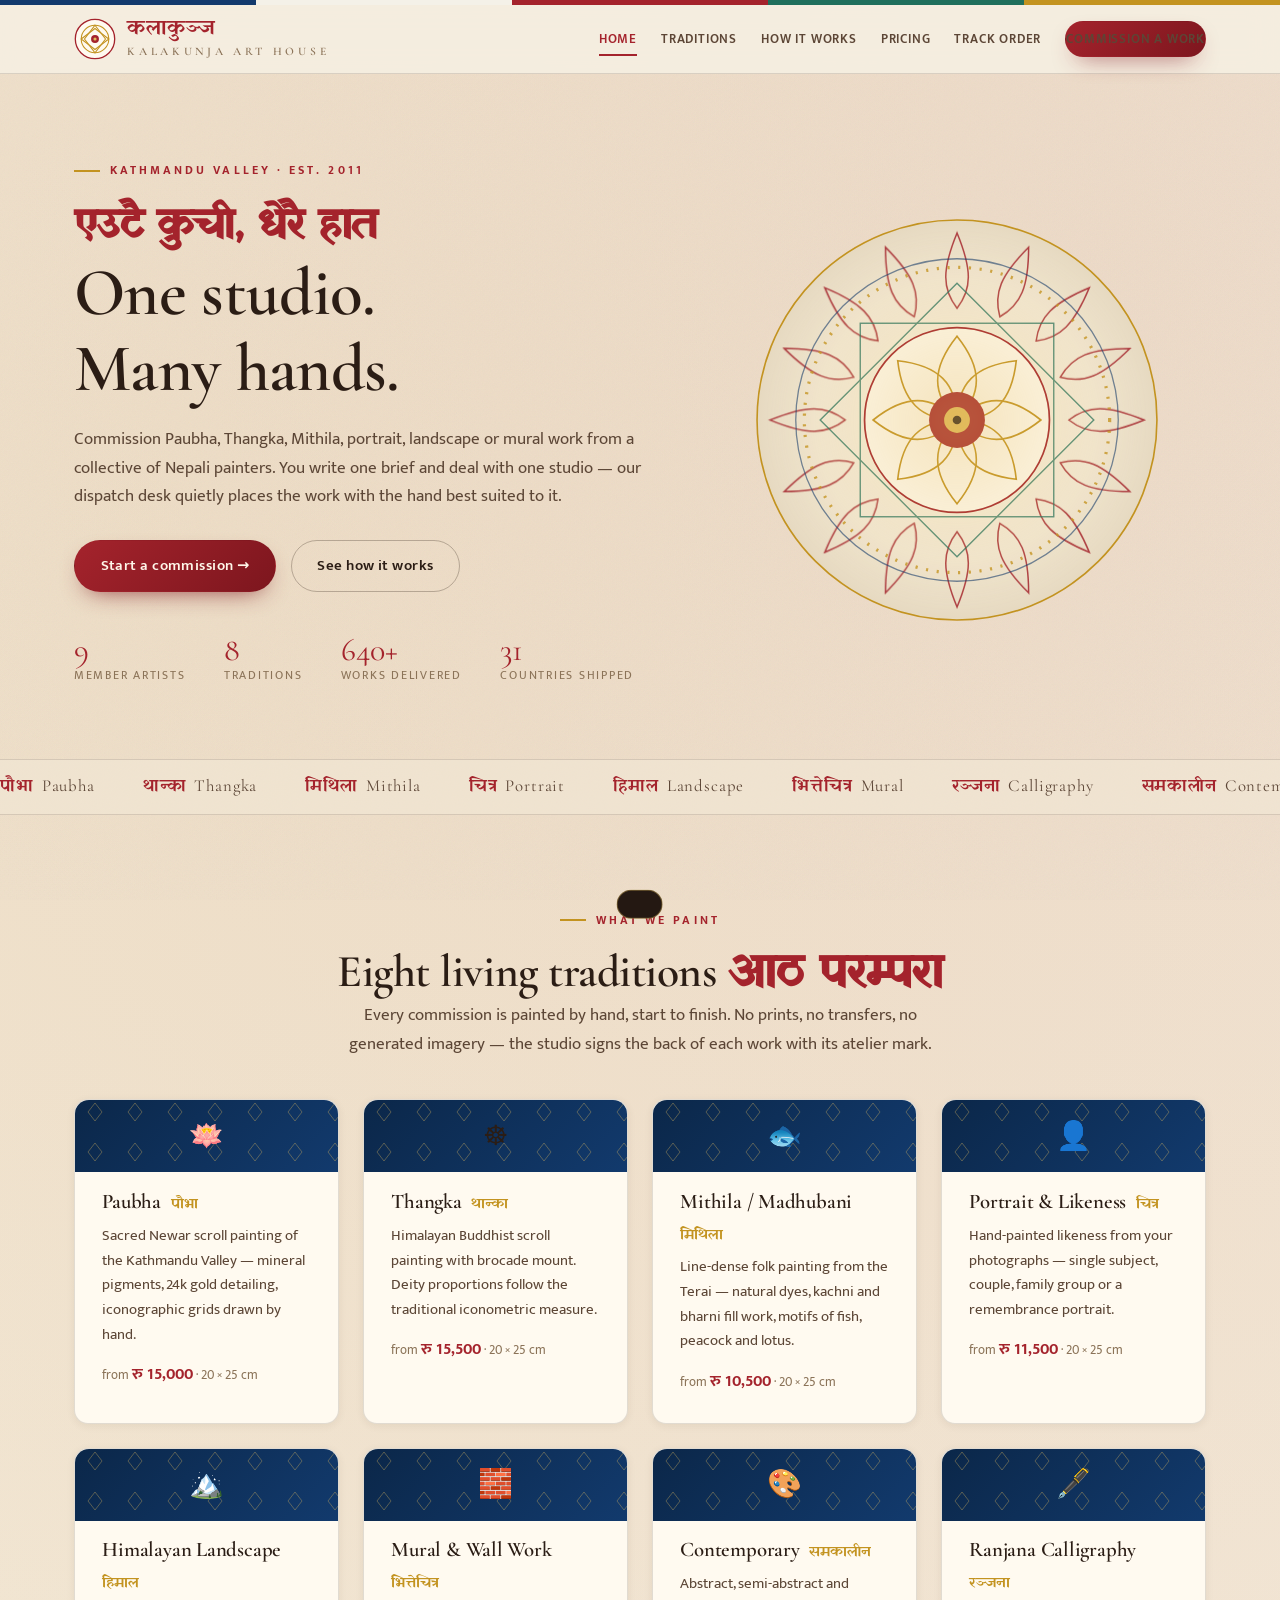
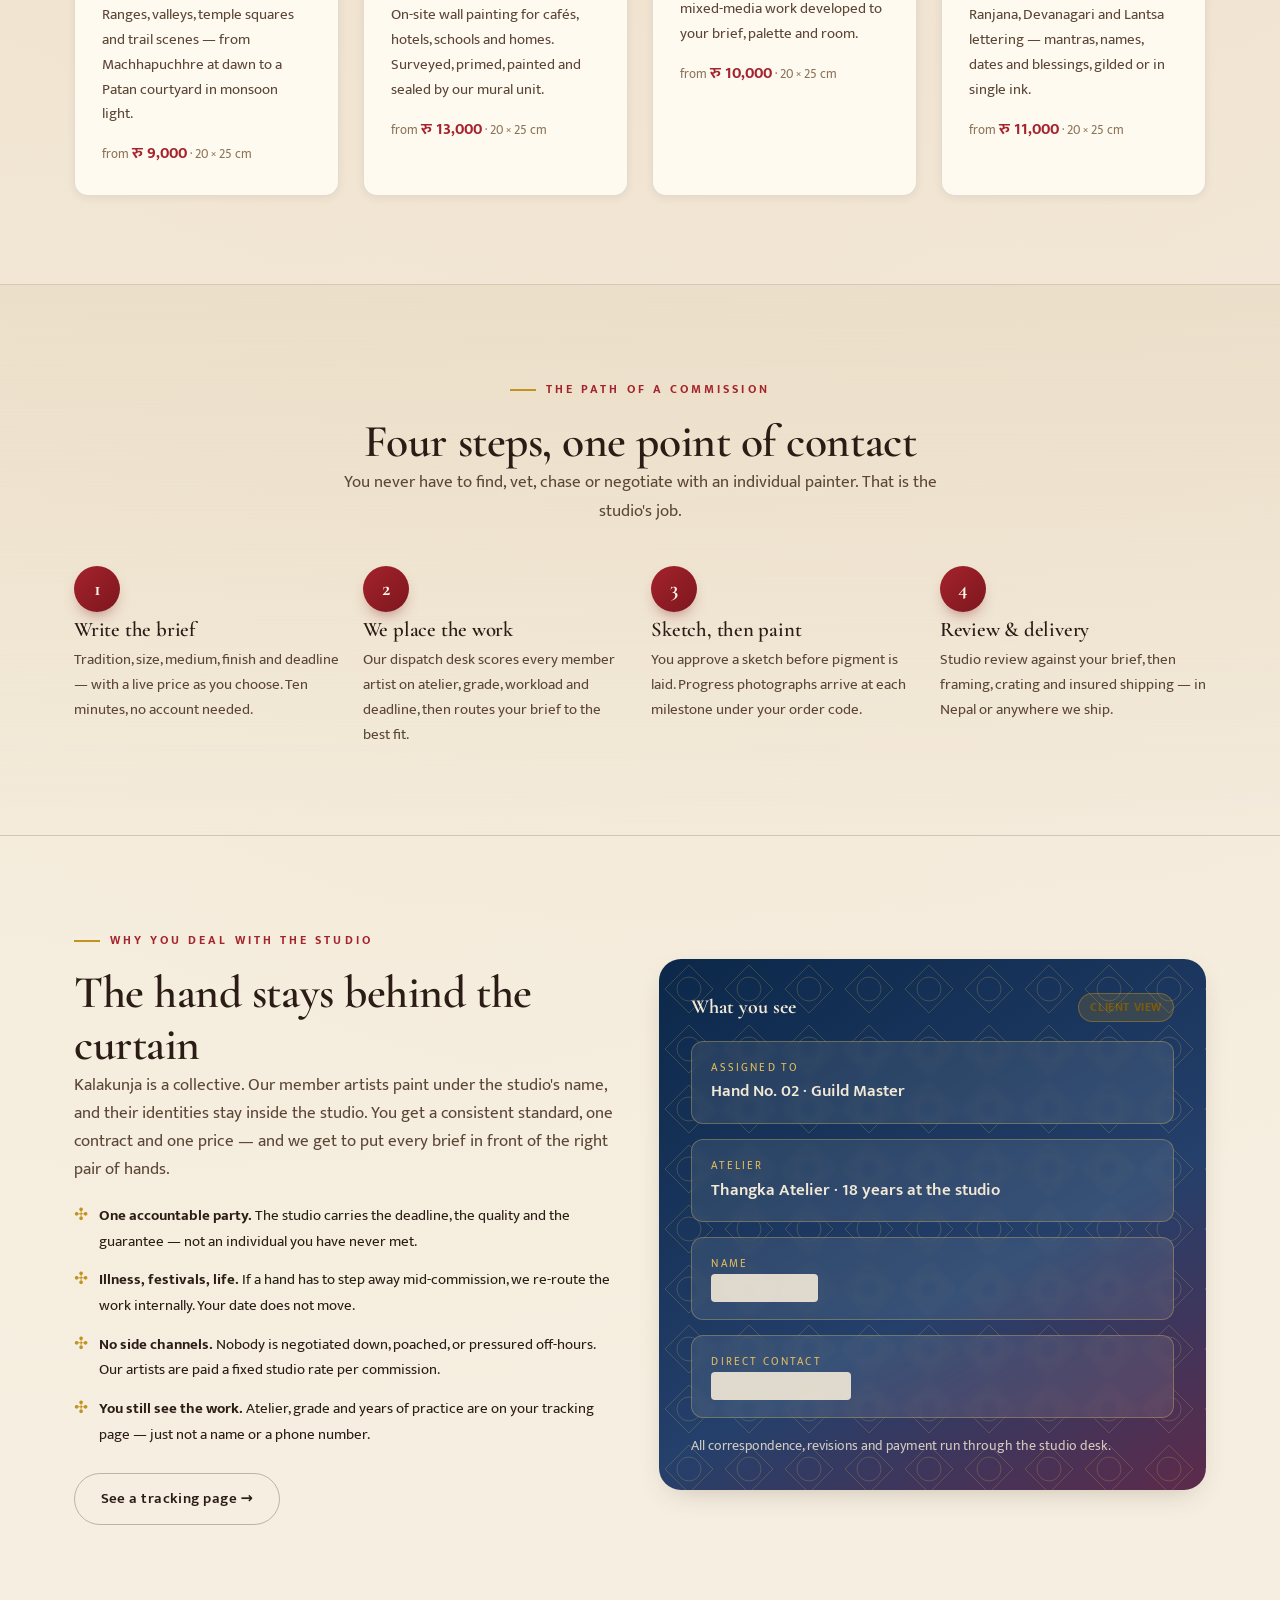
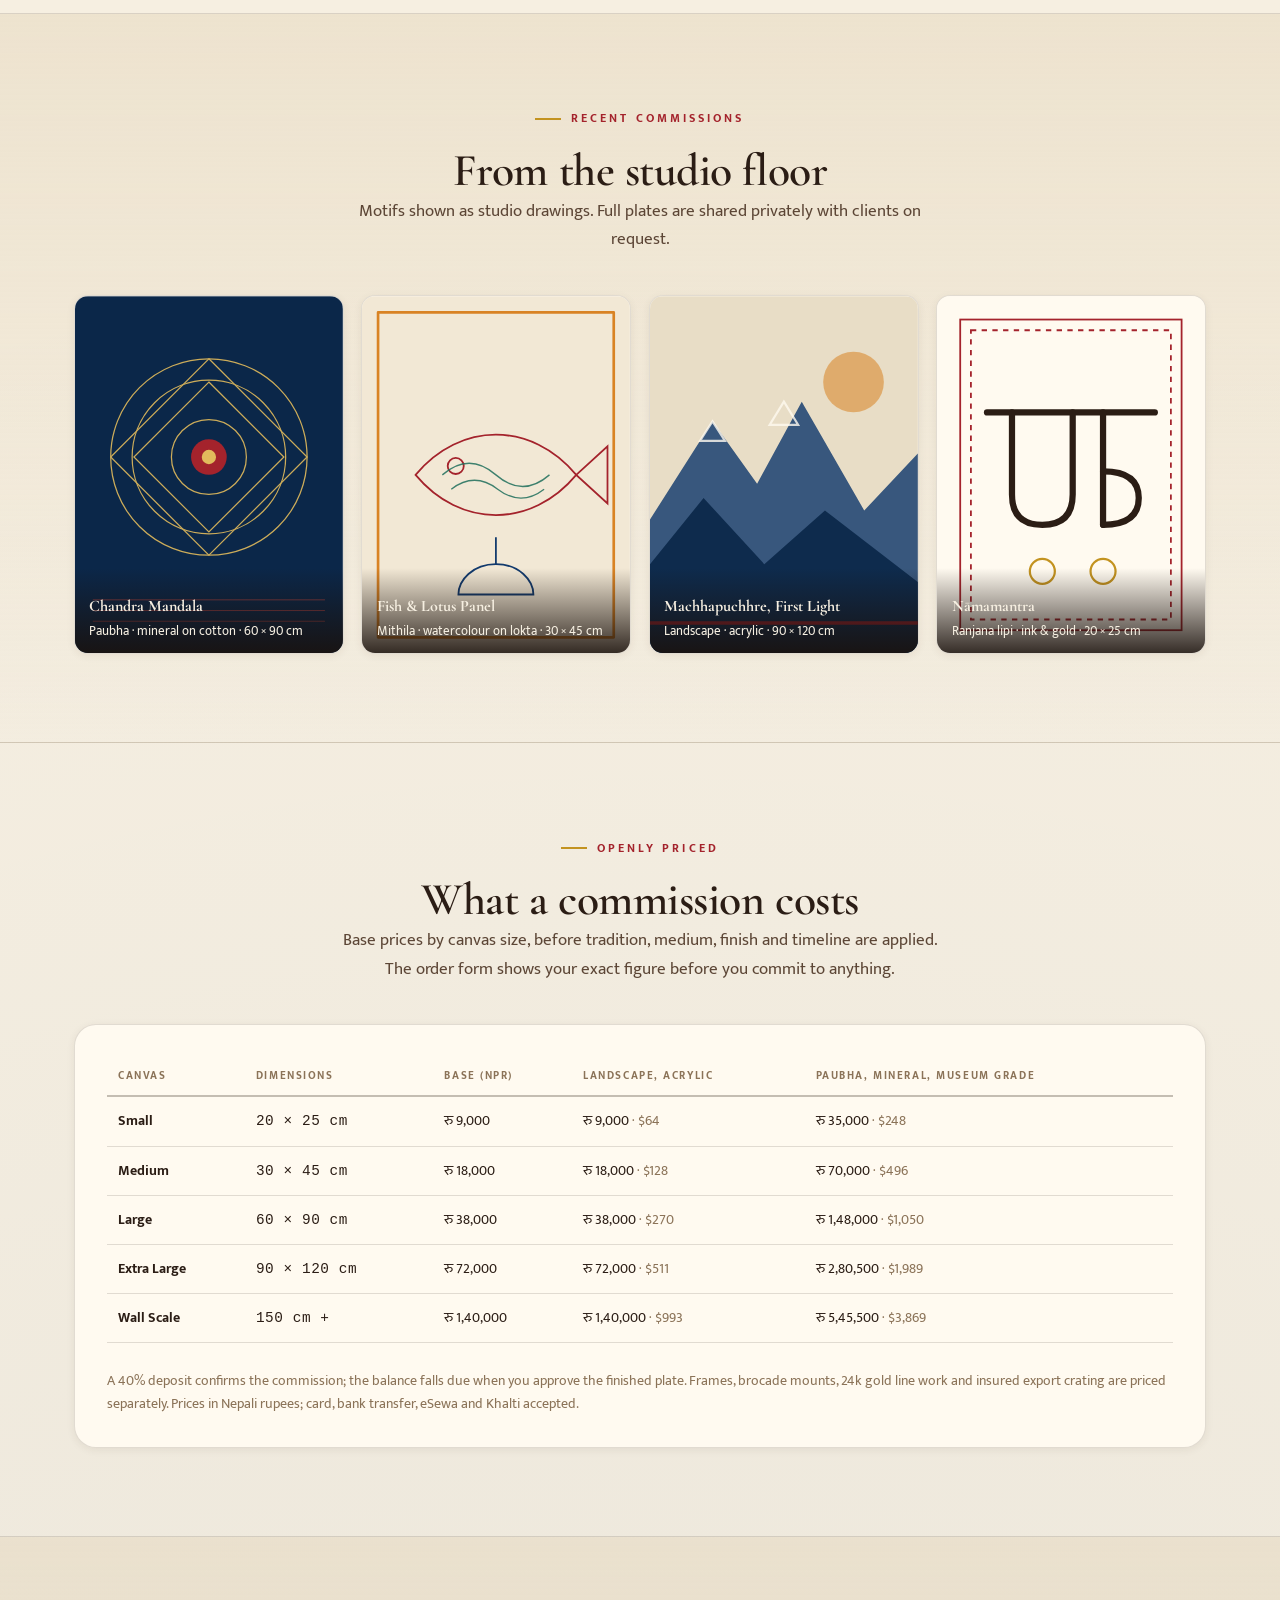
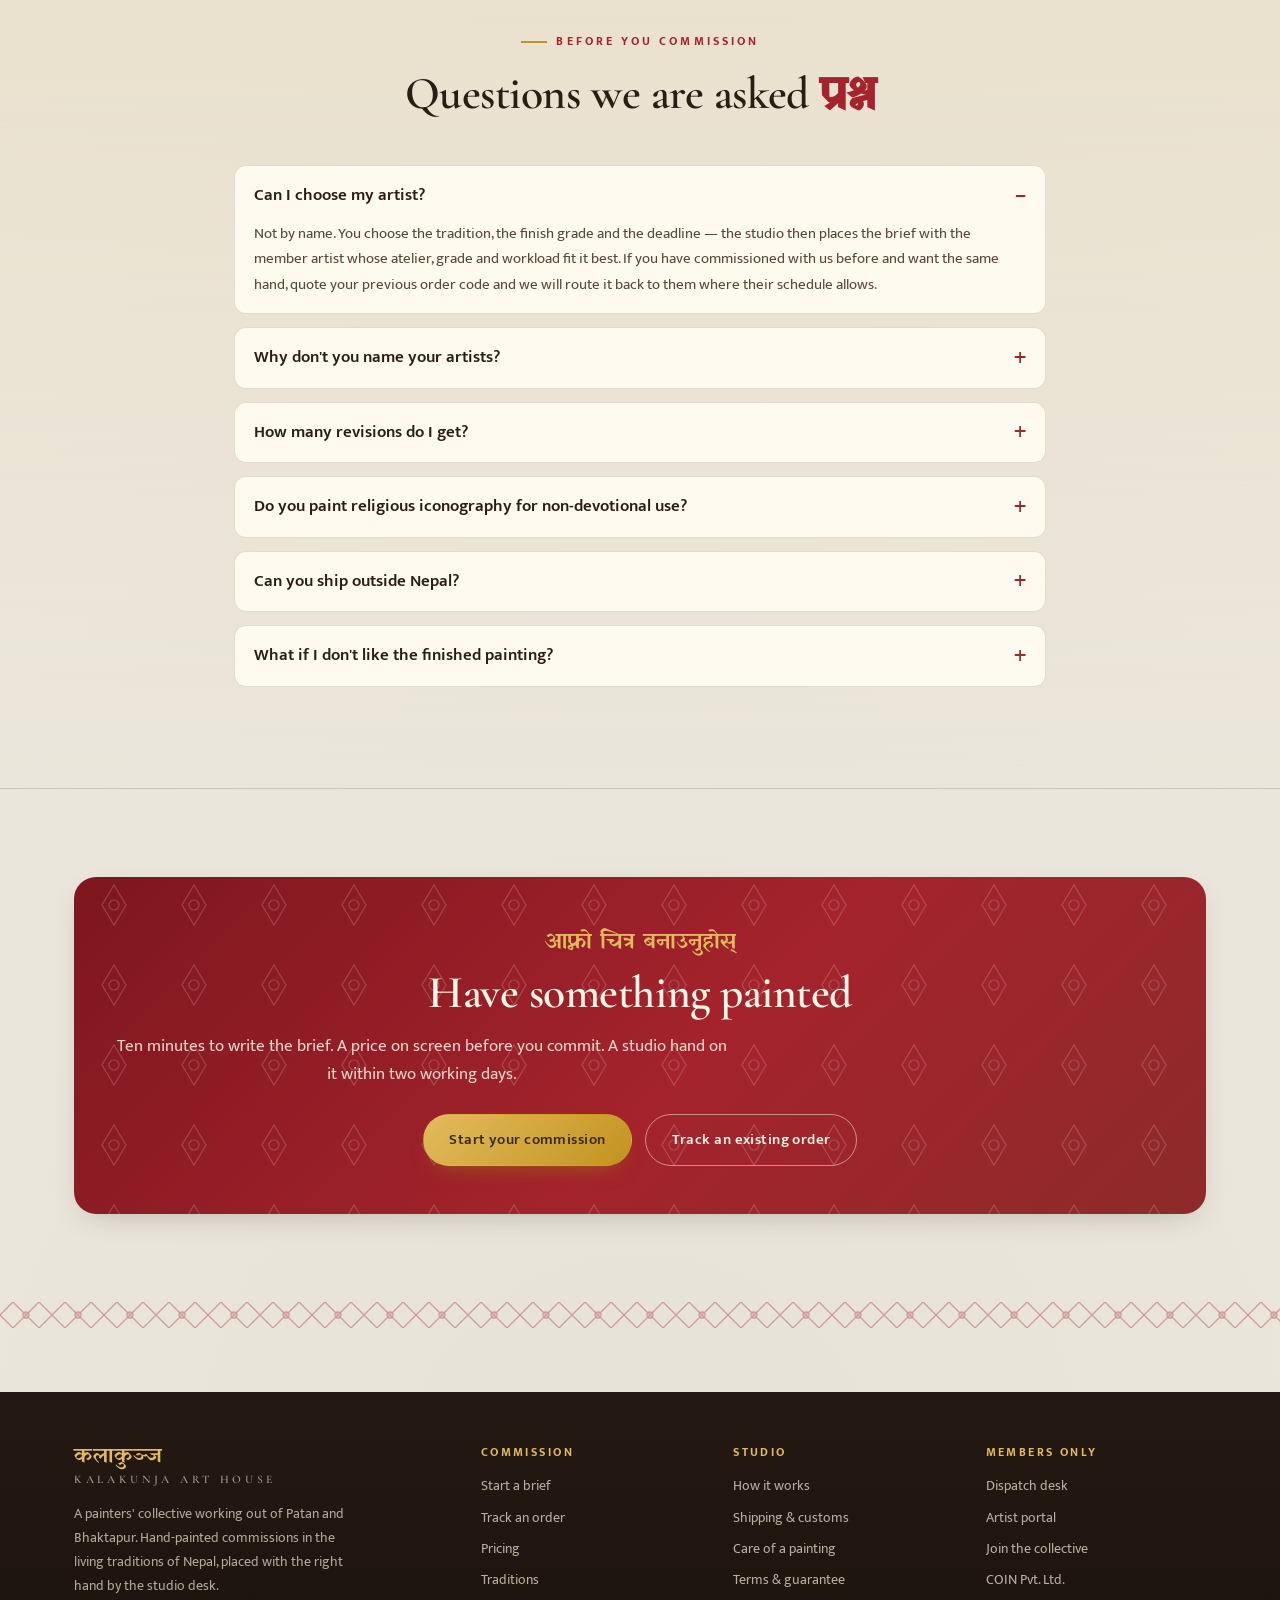
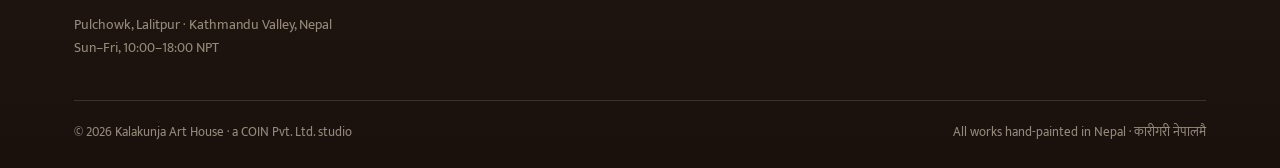
<file: artsite/index.html>
<!DOCTYPE html>
<html lang="en">
<head>
<meta charset="UTF-8" />
<meta name="viewport" content="width=device-width, initial-scale=1.0" />
<title>Kalakunja Art House · कलाकुञ्ज | Commission hand-painted Nepali art</title>
<meta name="description" content="Commission Paubha, Thangka, Mithila, portrait, landscape and mural work from a Nepali studio collective. One brief, one studio, one price — we place the work with the right hand." />
<link rel="preconnect" href="https://fonts.googleapis.com" />
<link rel="preconnect" href="https://fonts.gstatic.com" crossorigin />
<link href="https://fonts.googleapis.com/css2?family=Cormorant+Garamond:wght@400;500;600;700&family=Mukta:wght@300;400;500;600;700&family=Yatra+One&display=swap" rel="stylesheet" />
<link rel="stylesheet" href="assets/css/kalakunja.css" />
<style>
  /* ── Hero ─────────────────────────────────────────── */
  .hero { position: relative; overflow: hidden; padding: 5rem 0 4.5rem; }
  .hero-grid {
    display: grid; grid-template-columns: 1.08fr .92fr;
    gap: 3rem; align-items: center;
  }
  .hero h1 { margin: .4rem 0 1.1rem; }
  .hero h1 .script { font-family: var(--font-deva); color: var(--sindoor); font-size: .62em; display: block; margin-bottom: .1em; }
  .hero-actions { display: flex; gap: .9rem; flex-wrap: wrap; margin-top: 1.9rem; }
  .hero-facts { display: flex; gap: 2.4rem; margin-top: 2.6rem; flex-wrap: wrap; }
  .hero-facts .k { font-family: var(--font-display); font-size: 2rem; color: var(--sindoor); line-height: 1; }
  .hero-facts .v { font-size: .78rem; letter-spacing: .14em; text-transform: uppercase; color: var(--ink-faint); }

  .mandala-stage { position: relative; display: grid; place-items: center; min-height: 400px; }
  .mandala-stage svg { width: min(100%, 430px); height: auto; }
  .spin-slow { transform-origin: 50% 50%; animation: spin 90s linear infinite; }
  .spin-rev   { transform-origin: 50% 50%; animation: spin 130s linear infinite reverse; }
  @keyframes spin { to { transform: rotate(360deg); } }
  .mandala-halo {
    position: absolute; width: 78%; aspect-ratio: 1; border-radius: 50%;
    background: radial-gradient(circle, rgba(226,187,92,.35), rgba(226,187,92,0) 68%);
    filter: blur(6px);
  }

  /* ── Marquee of traditions ────────────────────────── */
  .ticker { overflow: hidden; border-block: 1px solid var(--line); background: rgba(242,232,213,.6); }
  .ticker-track {
    display: flex; gap: 3rem; padding: .8rem 0; white-space: nowrap;
    animation: slide 38s linear infinite; width: max-content;
  }
  .ticker span { font-family: var(--font-display); font-size: 1.05rem; color: var(--ink-soft); letter-spacing: .05em; }
  .ticker span b { color: var(--sindoor); font-family: var(--font-deva); font-weight: 400; margin-right: .5rem; }
  @keyframes slide { to { transform: translateX(-50%); } }

  /* ── Tradition cards ──────────────────────────────── */
  .trad-card .price-from { font-size: .82rem; color: var(--ink-faint); margin-top: .9rem; }
  .trad-card .price-from b { color: var(--sindoor); font-size: 1rem; }
  .trad-head { display: flex; align-items: baseline; gap: .6rem; flex-wrap: wrap; }
  .trad-head .deva-sm { font-family: var(--font-deva); color: var(--brass); font-size: .95rem; }

  /* ── Steps ────────────────────────────────────────── */
  .steps { counter-reset: step; display: grid; gap: 1.4rem; grid-template-columns: repeat(4, 1fr); }
  .step { position: relative; padding-top: 3.2rem; }
  .step::before {
    counter-increment: step; content: counter(step);
    position: absolute; top: 0; left: 0;
    width: 46px; height: 46px; border-radius: 50%;
    display: grid; place-items: center;
    font-family: var(--font-display); font-size: 1.3rem; font-weight: 700;
    color: #fff7ea; background: linear-gradient(135deg, var(--sindoor), var(--sindoor-dk));
    box-shadow: 0 8px 18px -10px rgba(124,22,30,.9);
  }
  .step h3 { margin-bottom: .35rem; }
  .step p { font-size: .93rem; color: var(--ink-soft); }

  /* ── Anonymity panel ──────────────────────────────── */
  .veil {
    display: grid; grid-template-columns: 1fr 1fr; gap: 2.4rem; align-items: center;
  }
  .veil-visual {
    background: linear-gradient(150deg, var(--indigo-dk), #24406b 60%, var(--plum));
    border-radius: var(--radius-lg); padding: 2rem; color: #f3e9d7;
    box-shadow: var(--shadow-md); position: relative; overflow: hidden;
  }
  .veil-visual::after {
    content: ''; position: absolute; inset: 0; opacity: .22;
    background-image: url("data:image/svg+xml,%3Csvg xmlns='http://www.w3.org/2000/svg' width='60' height='60'%3E%3Cg fill='none' stroke='%23e2bb5c' stroke-width='1'%3E%3Ccircle cx='30' cy='30' r='12'/%3E%3Cpath d='M30 6 L54 30 L30 54 L6 30 Z'/%3E%3C/g%3E%3C/svg%3E");
  }
  .veil-card {
    position: relative; z-index: 1; background: rgba(255,250,240,.09);
    border: 1px solid rgba(226,187,92,.35); border-radius: 12px; padding: 1.1rem 1.2rem;
    backdrop-filter: blur(3px);
  }
  .veil-card + .veil-card { margin-top: .9rem; }
  .veil-card .lbl { font-size: .68rem; letter-spacing: .2em; text-transform: uppercase; color: var(--brass-lt); }
  .veil-card .val { font-size: 1.05rem; font-weight: 600; }
  .veil-card .redacted {
    display: inline-block; background: rgba(243,233,215,.9); color: transparent;
    border-radius: 4px; user-select: none; padding: 0 .5rem;
  }
  .veil ul { list-style: none; display: grid; gap: .8rem; margin-top: 1.2rem; }
  .veil ul li { display: flex; gap: .7rem; align-items: flex-start; font-size: .96rem; }
  .veil ul li .knot { color: var(--brass); font-size: 1.05rem; line-height: 1.5; }

  /* ── Price table ──────────────────────────────────── */
  .price-note { font-size: .86rem; color: var(--ink-faint); }

  /* ── Gallery tiles (drawn, not photographed) ──────── */
  .tiles-gallery { display: grid; grid-template-columns: repeat(4, 1fr); gap: 1.1rem; }
  .art-tile {
    aspect-ratio: 3/4; border-radius: var(--radius); overflow: hidden;
    border: 1px solid var(--line); box-shadow: var(--shadow-sm);
    position: relative; background: #fffaf0; transition: transform .35s, box-shadow .35s;
  }
  .art-tile:hover { transform: translateY(-6px) rotate(-.6deg); box-shadow: var(--shadow-md); }
  .art-tile svg { width: 100%; height: 100%; display: block; }
  .art-tile figcaption {
    position: absolute; left: 0; right: 0; bottom: 0;
    background: linear-gradient(0deg, rgba(26,17,12,.88), rgba(26,17,12,0));
    color: #f6efe1; padding: 1.6rem .9rem .7rem; font-size: .82rem;
  }
  .art-tile figcaption b { display: block; font-family: var(--font-display); font-size: 1rem; }

  /* ── FAQ ──────────────────────────────────────────── */
  details.faq {
    border: 1px solid var(--line); border-radius: 12px; background: var(--surface);
    padding: 1rem 1.2rem; margin-bottom: .8rem;
  }
  details.faq summary {
    cursor: pointer; font-weight: 600; list-style: none; display: flex;
    justify-content: space-between; gap: 1rem; align-items: center;
  }
  details.faq summary::-webkit-details-marker { display: none; }
  details.faq summary::after { content: '+'; color: var(--sindoor); font-size: 1.4rem; line-height: 1; }
  details.faq[open] summary::after { content: '–'; }
  details.faq p { margin-top: .7rem; color: var(--ink-soft); font-size: .95rem; }

  /* ── Closing CTA ──────────────────────────────────── */
  .cta-band {
    background: linear-gradient(135deg, var(--sindoor-dk), var(--sindoor) 55%, #8d2a2a);
    color: #fff5e6; border-radius: var(--radius-lg); padding: 3rem 2.4rem;
    text-align: center; position: relative; overflow: hidden; box-shadow: var(--shadow-md);
  }
  .cta-band::before {
    content: ''; position: absolute; inset: 0; opacity: .18;
    background-image: url("data:image/svg+xml,%3Csvg xmlns='http://www.w3.org/2000/svg' width='80' height='80'%3E%3Cg fill='none' stroke='%23ffffff' stroke-width='1.2'%3E%3Cpath d='M40 8 L52 28 L40 48 L28 28 Z'/%3E%3Ccircle cx='40' cy='28' r='5'/%3E%3C/g%3E%3C/svg%3E");
  }
  .cta-band > * { position: relative; z-index: 1; }
  .cta-band h2 { color: #fff5e6; }
  .cta-band .lede { color: rgba(255,245,230,.86); }

  @media (max-width: 980px) {
    .hero-grid { grid-template-columns: 1fr; }
    .mandala-stage { order: -1; min-height: 300px; }
    .steps { grid-template-columns: 1fr 1fr; }
    .veil { grid-template-columns: 1fr; }
    .tiles-gallery { grid-template-columns: 1fr 1fr; }
  }
  @media (max-width: 620px) {
    .steps { grid-template-columns: 1fr; }
  }
</style>
</head>
<body>
<div class="prayer-strip"></div>

<header class="site-head">
  <div class="head-inner">
    <a class="brand" href="index.html">
      <svg class="brand-mark" viewBox="0 0 64 64" aria-hidden="true">
        <circle cx="32" cy="32" r="30" fill="#fffaf0" stroke="#a4232c" stroke-width="2"/>
        <g fill="none" stroke="#c39320" stroke-width="1.6">
          <circle cx="32" cy="32" r="21"/>
          <path d="M32 11 L48 32 L32 53 L16 32 Z"/>
          <path d="M11 32 L32 16 L53 32 L32 48 Z"/>
        </g>
        <circle cx="32" cy="32" r="6" fill="#a4232c"/>
        <circle cx="32" cy="32" r="2.4" fill="#e2bb5c"/>
      </svg>
      <span class="brand-text">
        <span class="brand-deva">कलाकुञ्ज</span>
        <span class="brand-en">Kalakunja Art House</span>
      </span>
    </a>
    <button class="nav-toggle" aria-label="Menu">☰</button>
    <ul class="nav-links">
      <li><a href="index.html">Home</a></li>
      <li><a href="#traditions">Traditions</a></li>
      <li><a href="#how">How it works</a></li>
      <li><a href="#pricing">Pricing</a></li>
      <li><a href="track.html">Track order</a></li>
      <li><a class="btn btn-primary btn-sm" href="order.html">Commission a work</a></li>
    </ul>
  </div>
</header>

<!-- ══ HERO ══════════════════════════════════════════════ -->
<section class="hero">
  <div class="wrap hero-grid">
    <div>
      <span class="eyebrow">Kathmandu Valley · est. 2011</span>
      <h1>
        <span class="script">एउटै कुची, धेरै हात</span>
        One studio.<br />Many hands.
      </h1>
      <p class="lede">
        Commission Paubha, Thangka, Mithila, portrait, landscape or mural work from a
        collective of Nepali painters. You write one brief and deal with one studio —
        our dispatch desk quietly places the work with the hand best suited to it.
      </p>
      <div class="hero-actions">
        <a class="btn btn-primary" href="order.html">Start a commission →</a>
        <a class="btn btn-ghost" href="#how">See how it works</a>
      </div>
      <div class="hero-facts">
        <div><div class="k">9</div><div class="v">Member artists</div></div>
        <div><div class="k">8</div><div class="v">Traditions</div></div>
        <div><div class="k">640+</div><div class="v">Works delivered</div></div>
        <div><div class="k">31</div><div class="v">Countries shipped</div></div>
      </div>
    </div>

    <div class="mandala-stage">
      <div class="mandala-halo"></div>
      <svg viewBox="0 0 400 400" role="img" aria-label="Mandala motif">
        <defs>
          <radialGradient id="mg" cx="50%" cy="50%" r="50%">
            <stop offset="0%"  stop-color="#fffaf0"/>
            <stop offset="70%" stop-color="#f2e8d5"/>
            <stop offset="100%" stop-color="#e6d9c0"/>
          </radialGradient>
        </defs>
        <circle cx="200" cy="200" r="186" fill="url(#mg)" stroke="#c39320" stroke-width="1.5"/>

        <!-- outer petal ring -->
        <g class="spin-slow" fill="none" stroke="#a4232c" stroke-width="1.4" opacity=".85">
          <g id="petals">
            <path d="M200 26 C214 60 214 78 200 96 C186 78 186 60 200 26 Z"/>
          </g>
          <use href="#petals" transform="rotate(22.5 200 200)"/>
          <use href="#petals" transform="rotate(45 200 200)"/>
          <use href="#petals" transform="rotate(67.5 200 200)"/>
          <use href="#petals" transform="rotate(90 200 200)"/>
          <use href="#petals" transform="rotate(112.5 200 200)"/>
          <use href="#petals" transform="rotate(135 200 200)"/>
          <use href="#petals" transform="rotate(157.5 200 200)"/>
          <use href="#petals" transform="rotate(180 200 200)"/>
          <use href="#petals" transform="rotate(202.5 200 200)"/>
          <use href="#petals" transform="rotate(225 200 200)"/>
          <use href="#petals" transform="rotate(247.5 200 200)"/>
          <use href="#petals" transform="rotate(270 200 200)"/>
          <use href="#petals" transform="rotate(292.5 200 200)"/>
          <use href="#petals" transform="rotate(315 200 200)"/>
          <use href="#petals" transform="rotate(337.5 200 200)"/>
        </g>

        <circle cx="200" cy="200" r="150" fill="none" stroke="#123a6d" stroke-width="1.2" opacity=".6"/>
        <circle cx="200" cy="200" r="142" fill="none" stroke="#c39320" stroke-width="3" stroke-dasharray="2 8" opacity=".8"/>

        <!-- inner square / torana grid -->
        <g class="spin-rev" fill="none" stroke="#1f6f5c" stroke-width="1.3" opacity=".75">
          <rect x="110" y="110" width="180" height="180"/>
          <rect x="110" y="110" width="180" height="180" transform="rotate(45 200 200)"/>
        </g>

        <circle cx="200" cy="200" r="86" fill="#fffaf0" stroke="#a4232c" stroke-width="1.6"/>
        <g class="spin-slow" fill="none" stroke="#c39320" stroke-width="1.5">
          <g id="lotus">
            <path d="M200 122 C224 152 224 176 200 200 C176 176 176 152 200 122 Z"/>
          </g>
          <use href="#lotus" transform="rotate(45 200 200)"/>
          <use href="#lotus" transform="rotate(90 200 200)"/>
          <use href="#lotus" transform="rotate(135 200 200)"/>
          <use href="#lotus" transform="rotate(180 200 200)"/>
          <use href="#lotus" transform="rotate(225 200 200)"/>
          <use href="#lotus" transform="rotate(270 200 200)"/>
          <use href="#lotus" transform="rotate(315 200 200)"/>
        </g>
        <circle cx="200" cy="200" r="26" fill="#a4232c"/>
        <circle cx="200" cy="200" r="12" fill="#e2bb5c"/>
        <circle cx="200" cy="200" r="4"  fill="#2b1d15"/>
      </svg>
    </div>
  </div>
</section>

<div class="ticker">
  <div class="ticker-track">
    <span><b>पौभा</b>Paubha</span><span><b>थान्का</b>Thangka</span><span><b>मिथिला</b>Mithila</span>
    <span><b>चित्र</b>Portrait</span><span><b>हिमाल</b>Landscape</span><span><b>भित्तेचित्र</b>Mural</span>
    <span><b>रञ्जना</b>Calligraphy</span><span><b>समकालीन</b>Contemporary</span>
    <span><b>पौभा</b>Paubha</span><span><b>थान्का</b>Thangka</span><span><b>मिथिला</b>Mithila</span>
    <span><b>चित्र</b>Portrait</span><span><b>हिमाल</b>Landscape</span><span><b>भित्तेचित्र</b>Mural</span>
    <span><b>रञ्जना</b>Calligraphy</span><span><b>समकालीन</b>Contemporary</span>
  </div>
</div>

<!-- ══ TRADITIONS ════════════════════════════════════════ -->
<section class="section" id="traditions">
  <div class="wrap">
    <div class="center reveal">
      <span class="eyebrow">What we paint</span>
      <h2>Eight living traditions <span class="deva">आठ परम्परा</span></h2>
      <p class="lede">Every commission is painted by hand, start to finish. No prints, no transfers,
        no generated imagery — the studio signs the back of each work with its atelier mark.</p>
    </div>
    <div class="grid g4 mt3" id="tradGrid"></div>
  </div>
</section>

<!-- ══ HOW IT WORKS ══════════════════════════════════════ -->
<section class="section section-alt" id="how">
  <div class="wrap">
    <div class="center reveal">
      <span class="eyebrow">The path of a commission</span>
      <h2>Four steps, one point of contact</h2>
      <p class="lede">You never have to find, vet, chase or negotiate with an individual painter.
        That is the studio's job.</p>
    </div>

    <div class="steps mt3 reveal">
      <div class="step">
        <h3>Write the brief</h3>
        <p>Tradition, size, medium, finish and deadline — with a live price as you choose.
          Ten minutes, no account needed.</p>
      </div>
      <div class="step">
        <h3>We place the work</h3>
        <p>Our dispatch desk scores every member artist on atelier, grade, workload and deadline,
          then routes your brief to the best fit.</p>
      </div>
      <div class="step">
        <h3>Sketch, then paint</h3>
        <p>You approve a sketch before pigment is laid. Progress photographs arrive at each
          milestone under your order code.</p>
      </div>
      <div class="step">
        <h3>Review &amp; delivery</h3>
        <p>Studio review against your brief, then framing, crating and insured shipping —
          in Nepal or anywhere we ship.</p>
      </div>
    </div>
  </div>
</section>

<!-- ══ THE VEIL / ANONYMITY ══════════════════════════════ -->
<section class="section">
  <div class="wrap veil">
    <div class="reveal">
      <span class="eyebrow">Why you deal with the studio</span>
      <h2>The hand stays behind the curtain</h2>
      <p class="lede">
        Kalakunja is a collective. Our member artists paint under the studio's name, and their
        identities stay inside the studio. You get a consistent standard, one contract and one
        price — and we get to put every brief in front of the right pair of hands.
      </p>
      <ul>
        <li><span class="knot">✣</span><span><b>One accountable party.</b> The studio carries the deadline, the quality and the guarantee — not an individual you have never met.</span></li>
        <li><span class="knot">✣</span><span><b>Illness, festivals, life.</b> If a hand has to step away mid-commission, we re-route the work internally. Your date does not move.</span></li>
        <li><span class="knot">✣</span><span><b>No side channels.</b> Nobody is negotiated down, poached, or pressured off-hours. Our artists are paid a fixed studio rate per commission.</span></li>
        <li><span class="knot">✣</span><span><b>You still see the work.</b> Atelier, grade and years of practice are on your tracking page — just not a name or a phone number.</span></li>
      </ul>
      <p class="mt2"><a class="btn btn-ghost" href="track.html">See a tracking page →</a></p>
    </div>

    <div class="veil-visual reveal">
      <div class="row-between" style="margin-bottom:1rem">
        <strong style="font-family:var(--font-display);font-size:1.25rem">What you see</strong>
        <span class="chip chip-brass">Client view</span>
      </div>
      <div class="veil-card">
        <div class="lbl">Assigned to</div>
        <div class="val">Hand No. 02 · Guild Master</div>
      </div>
      <div class="veil-card">
        <div class="lbl">Atelier</div>
        <div class="val">Thangka Atelier · 18 years at the studio</div>
      </div>
      <div class="veil-card">
        <div class="lbl">Name</div>
        <div class="val"><span class="redacted">Tenzin Lama</span></div>
      </div>
      <div class="veil-card">
        <div class="lbl">Direct contact</div>
        <div class="val"><span class="redacted">+977 98xx xxxxxx</span></div>
      </div>
      <p style="margin-top:1rem;font-size:.86rem;opacity:.82;position:relative;z-index:1">
        All correspondence, revisions and payment run through the studio desk.
      </p>
    </div>
  </div>
</section>

<!-- ══ GALLERY ═══════════════════════════════════════════ -->
<section class="section section-alt">
  <div class="wrap">
    <div class="center reveal">
      <span class="eyebrow">Recent commissions</span>
      <h2>From the studio floor</h2>
      <p class="lede">Motifs shown as studio drawings. Full plates are shared privately with clients on request.</p>
    </div>

    <div class="tiles-gallery mt3 reveal">
      <figure class="art-tile">
        <svg viewBox="0 0 300 400" aria-label="Paubha mandala study">
          <rect width="300" height="400" fill="#0b2749"/>
          <g fill="none" stroke="#e2bb5c" stroke-width="1.4" opacity=".9">
            <circle cx="150" cy="180" r="110"/><circle cx="150" cy="180" r="86"/><circle cx="150" cy="180" r="42"/>
            <path d="M150 70 L260 180 L150 290 L40 180 Z"/>
            <path d="M150 96 L234 180 L150 264 L66 180 Z"/>
          </g>
          <circle cx="150" cy="180" r="20" fill="#a4232c"/>
          <circle cx="150" cy="180" r="8" fill="#e2bb5c"/>
          <g stroke="#c94a45" stroke-width="1" opacity=".7" fill="none">
            <path d="M20 340 h260 M20 352 h260 M20 364 h260"/>
          </g>
        </svg>
        <figcaption><b>Chandra Mandala</b>Paubha · mineral on cotton · 60 × 90 cm</figcaption>
      </figure>

      <figure class="art-tile">
        <svg viewBox="0 0 300 400" aria-label="Mithila fish and lotus study">
          <rect width="300" height="400" fill="#f2e8d5"/>
          <g fill="none" stroke="#a4232c" stroke-width="2">
            <path d="M60 200 C110 140 190 140 240 200 C190 260 110 260 60 200 Z"/>
            <path d="M240 200 L275 168 L275 232 Z"/>
            <circle cx="105" cy="190" r="9"/>
          </g>
          <g fill="none" stroke="#1f6f5c" stroke-width="1.5" opacity=".85">
            <path d="M90 200 q30 -26 60 0 q30 26 60 0"/>
            <path d="M100 216 q26 -20 52 0 q26 20 52 0"/>
          </g>
          <g fill="none" stroke="#123a6d" stroke-width="2">
            <path d="M150 300 c-26 0 -42 18 -42 34 h84 c0 -16 -16 -34 -42 -34 Z"/>
            <path d="M150 300 v-30"/>
          </g>
          <g stroke="#d98324" stroke-width="3" stroke-linecap="round">
            <path d="M18 18 v364 M282 18 v364 M18 18 h264 M18 382 h264"/>
          </g>
        </svg>
        <figcaption><b>Fish &amp; Lotus Panel</b>Mithila · watercolour on lokta · 30 × 45 cm</figcaption>
      </figure>

      <figure class="art-tile">
        <svg viewBox="0 0 300 400" aria-label="Himalayan landscape study">
          <rect width="300" height="400" fill="#e8ddc6"/>
          <circle cx="228" cy="96" r="34" fill="#d98324" opacity=".55"/>
          <path d="M0 250 L70 140 L120 210 L170 118 L240 240 L300 176 L300 400 L0 400 Z" fill="#123a6d" opacity=".82"/>
          <path d="M0 300 L60 226 L128 300 L196 240 L300 320 L300 400 L0 400 Z" fill="#0b2749" opacity=".9"/>
          <g stroke="#fffaf0" stroke-width="2.4" fill="none" opacity=".8">
            <path d="M150 118 l-16 26 h32 Z"/><path d="M70 140 l-14 22 h28 Z"/>
          </g>
          <g stroke="#a4232c" stroke-width="4" opacity=".9">
            <path d="M0 366 h300"/>
          </g>
        </svg>
        <figcaption><b>Machhapuchhre, First Light</b>Landscape · acrylic · 90 × 120 cm</figcaption>
      </figure>

      <figure class="art-tile">
        <svg viewBox="0 0 300 400" aria-label="Ranjana calligraphy study">
          <rect width="300" height="400" fill="#fffaf0"/>
          <g fill="none" stroke="#2b1d15" stroke-width="7" stroke-linecap="round">
            <path d="M56 130 h188"/>
            <path d="M84 130 v92 q0 34 34 34 q34 0 34 -34 v-92"/>
            <path d="M186 130 v126"/>
            <path d="M186 196 q40 0 40 30 t-40 30"/>
          </g>
          <g fill="none" stroke="#c39320" stroke-width="2.5">
            <circle cx="118" cy="308" r="14"/><circle cx="186" cy="308" r="14"/>
          </g>
          <g fill="none" stroke="#a4232c" stroke-width="2">
            <rect x="26" y="26" width="248" height="348"/>
            <rect x="38" y="38" width="224" height="324" stroke-dasharray="6 6"/>
          </g>
        </svg>
        <figcaption><b>Nāmamantra</b>Ranjana lipi · ink &amp; gold · 20 × 25 cm</figcaption>
      </figure>
    </div>
  </div>
</section>

<!-- ══ PRICING ═══════════════════════════════════════════ -->
<section class="section" id="pricing">
  <div class="wrap">
    <div class="center reveal">
      <span class="eyebrow">Openly priced</span>
      <h2>What a commission costs</h2>
      <p class="lede">Base prices by canvas size, before tradition, medium, finish and timeline are applied.
        The order form shows your exact figure before you commit to anything.</p>
    </div>

    <div class="panel mt3 reveal">
      <div class="table-scroll">
        <table class="data" id="priceTable">
          <thead>
            <tr><th>Canvas</th><th>Dimensions</th><th>Base (NPR)</th><th>Landscape, acrylic</th><th>Paubha, mineral, museum grade</th></tr>
          </thead>
          <tbody></tbody>
        </table>
      </div>
      <p class="price-note mt2">
        A 40% deposit confirms the commission; the balance falls due when you approve the finished plate.
        Frames, brocade mounts, 24k gold line work and insured export crating are priced separately.
        Prices in Nepali rupees; card, bank transfer, eSewa and Khalti accepted.
      </p>
    </div>
  </div>
</section>

<!-- ══ FAQ ═══════════════════════════════════════════════ -->
<section class="section section-alt">
  <div class="wrap wrap-narrow">
    <div class="center reveal">
      <span class="eyebrow">Before you commission</span>
      <h2>Questions we are asked <span class="deva">प्रश्न</span></h2>
    </div>
    <div class="mt3 reveal">
      <details class="faq" open>
        <summary>Can I choose my artist?</summary>
        <p>Not by name. You choose the tradition, the finish grade and the deadline — the studio then places
          the brief with the member artist whose atelier, grade and workload fit it best. If you have commissioned
          with us before and want the same hand, quote your previous order code and we will route it back to them
          where their schedule allows.</p>
      </details>
      <details class="faq">
        <summary>Why don't you name your artists?</summary>
        <p>Our members paint under the studio's name so that quality, scheduling and pricing stay the studio's
          responsibility rather than an individual's. It also protects them from off-hours pressure and
          price haggling. Their credentials — atelier, grade, years of practice — are visible on your order page.</p>
      </details>
      <details class="faq">
        <summary>How many revisions do I get?</summary>
        <p>Two rounds at the sketch stage, which is where changes are cheap and fast, plus one round of minor
          colour adjustment on the finished plate. Changes to size, tradition or subject after the sketch is
          approved are re-quoted as a new commission.</p>
      </details>
      <details class="faq">
        <summary>Do you paint religious iconography for non-devotional use?</summary>
        <p>Yes, and we will tell you plainly when a subject carries ritual meaning that is worth knowing about —
          consecration, placement, or which forms are traditionally not sold. Our Paubha and Thangka ateliers
          follow the iconometric proportions, whatever the intended use.</p>
      </details>
      <details class="faq">
        <summary>Can you ship outside Nepal?</summary>
        <p>We ship insured to 31 countries. Works are rolled or crated depending on medium and size, and we
          handle the Department of Archaeology clearance certificate that Nepali customs requires for paintings.
          Add export crating in the order form and we will quote the freight before you pay the balance.</p>
      </details>
      <details class="faq">
        <summary>What if I don't like the finished painting?</summary>
        <p>If the finished work departs from the approved sketch and brief, we repaint it at our cost. If you
          simply change your mind, the deposit covers the hours already worked and we release you from the balance.
          In eleven years that has happened four times.</p>
      </details>
    </div>
  </div>
</section>

<!-- ══ CTA ═══════════════════════════════════════════════ -->
<section class="section">
  <div class="wrap">
    <div class="cta-band reveal">
      <span class="deva" style="font-family:var(--font-deva);color:#e2bb5c;font-size:1.35rem">आफ्नो चित्र बनाउनुहोस्</span>
      <h2 style="margin:.4rem 0 .8rem">Have something painted</h2>
      <p class="lede">Ten minutes to write the brief. A price on screen before you commit.
        A studio hand on it within two working days.</p>
      <div class="row" style="justify-content:center;margin-top:1.6rem">
        <a class="btn btn-brass" href="order.html">Start your commission</a>
        <a class="btn btn-ghost" style="border-color:rgba(255,245,230,.5);color:#fff5e6" href="track.html">Track an existing order</a>
      </div>
    </div>
  </div>
</section>

<div class="lattice"></div>

<!-- ══ FOOTER ════════════════════════════════════════════ -->
<footer class="site-foot">
  <div class="wrap">
    <div class="foot-grid">
      <div>
        <div class="brand" style="margin-bottom:.9rem">
          <span class="brand-text">
            <span class="brand-deva" style="color:#e2bb5c">कलाकुञ्ज</span>
            <span class="brand-en" style="color:rgba(229,216,196,.65)">Kalakunja Art House</span>
          </span>
        </div>
        <p style="font-size:.9rem;opacity:.75;max-width:34ch">
          A painters' collective working out of Patan and Bhaktapur. Hand-painted commissions in the
          living traditions of Nepal, placed with the right hand by the studio desk.
        </p>
        <p style="font-size:.86rem;opacity:.6;margin-top:.9rem">
          Pulchowk, Lalitpur · Kathmandu Valley, Nepal<br />
          Sun–Fri, 10:00–18:00 NPT
        </p>
      </div>
      <div>
        <h4>Commission</h4>
        <ul>
          <li><a href="order.html">Start a brief</a></li>
          <li><a href="track.html">Track an order</a></li>
          <li><a href="#pricing">Pricing</a></li>
          <li><a href="#traditions">Traditions</a></li>
        </ul>
      </div>
      <div>
        <h4>Studio</h4>
        <ul>
          <li><a href="#how">How it works</a></li>
          <li><a href="#">Shipping &amp; customs</a></li>
          <li><a href="#">Care of a painting</a></li>
          <li><a href="#">Terms &amp; guarantee</a></li>
        </ul>
      </div>
      <div>
        <h4>Members only</h4>
        <ul>
          <li><a href="studio.html">Dispatch desk</a></li>
          <li><a href="artist.html">Artist portal</a></li>
          <li><a href="#">Join the collective</a></li>
          <li><a href="../index.html">COIN Pvt. Ltd.</a></li>
        </ul>
      </div>
    </div>
    <div class="foot-bottom">
      <span>© <span data-year></span> Kalakunja Art House · a COIN Pvt. Ltd. studio</span>
      <span>All works hand-painted in Nepal · कारीगरी नेपालमै</span>
    </div>
  </div>
</footer>

<div id="toast"></div>
<script src="assets/js/kalakunja.js"></script>
<script>
(function () {
  document.addEventListener('DOMContentLoaded', function () {
    /* Tradition cards, generated from the catalogue so the order form,
       pricing table and landing page can never drift apart. */
    var grid = document.getElementById('tradGrid');
    var smallest = KK.SIZES[0];
    grid.innerHTML = KK.STYLES.map(function (s) {
      var from = Math.round(smallest.base * s.mult / 500) * 500;
      return '' +
        '<article class="card trad-card">' +
          '<div class="torana"><span class="glyph">' + s.glyph + '</span></div>' +
          '<div class="trad-head"><h3>' + KK.esc(s.name) + '</h3>' +
            '<span class="deva-sm">' + KK.esc(s.deva) + '</span></div>' +
          '<p style="font-size:.92rem;color:var(--ink-soft);margin-top:.4rem">' + KK.esc(s.blurb) + '</p>' +
          '<div class="price-from">from <b>' + KK.npr(from) + '</b> · ' + KK.esc(smallest.dims) + '</div>' +
        '</article>';
    }).join('');

    /* Pricing table: base, a cheap configuration, an expensive one. */
    var tbody = document.querySelector('#priceTable tbody');
    tbody.innerHTML = KK.SIZES.map(function (sz) {
      var cheap = KK.quote({ size: sz.id, style: 'landscape', medium: 'acrylic', finish: 'standard', timeline: 'standard', extras: [] });
      var dear  = KK.quote({ size: sz.id, style: 'paubha',    medium: 'mineral', finish: 'museum',   timeline: 'standard', extras: [] });
      return '<tr>' +
        '<td><b>' + KK.esc(sz.label) + '</b></td>' +
        '<td class="mono">' + KK.esc(sz.dims) + '</td>' +
        '<td>' + KK.npr(sz.base) + '</td>' +
        '<td>' + KK.npr(cheap.art) + ' <span class="muted">· ' + KK.usd(cheap.art) + '</span></td>' +
        '<td>' + KK.npr(dear.art)  + ' <span class="muted">· ' + KK.usd(dear.art)  + '</span></td>' +
        '</tr>';
    }).join('');
  });
})();
</script>
</body>
</html>
</file>
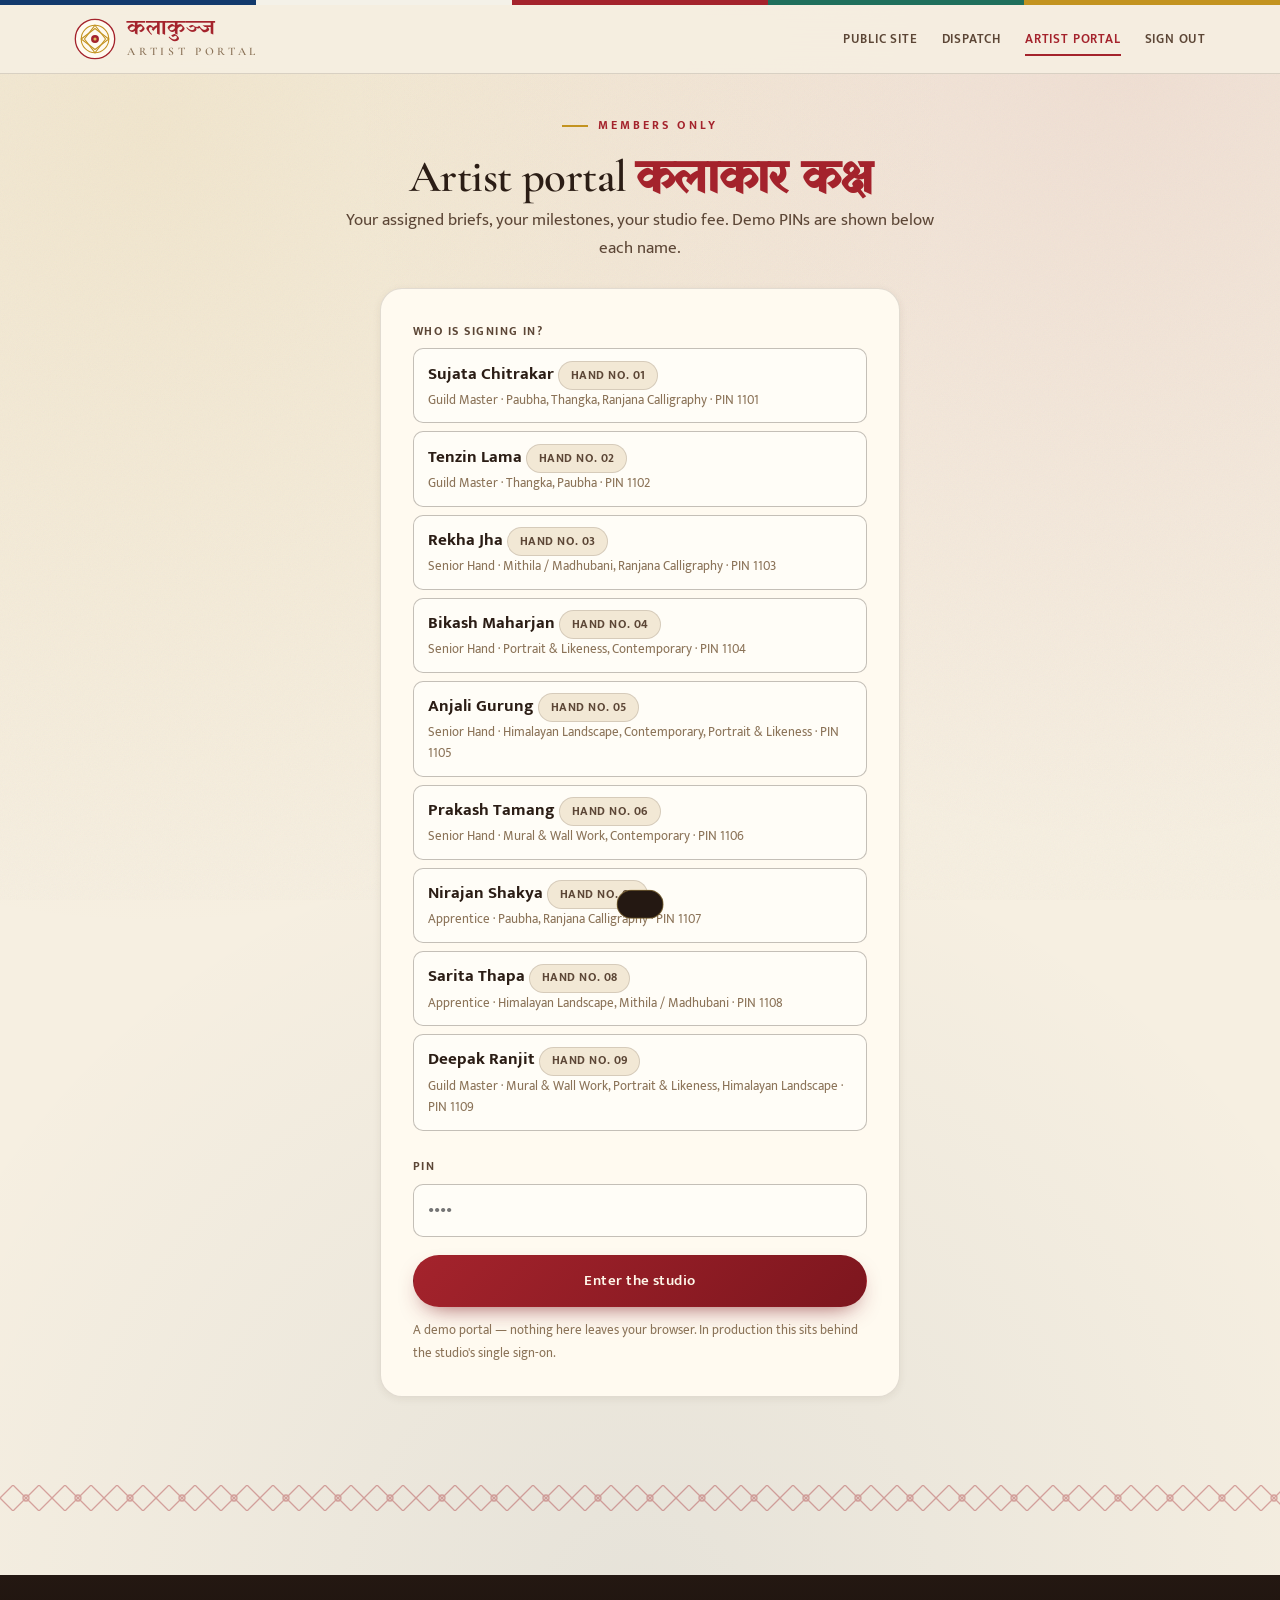
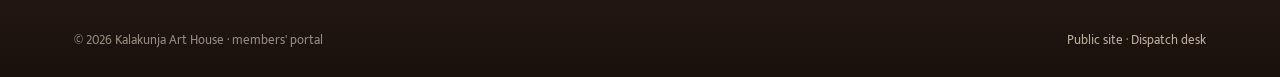
<file: artsite/artist.html>
<!DOCTYPE html>
<html lang="en">
<head>
<meta charset="UTF-8" />
<meta name="viewport" content="width=device-width, initial-scale=1.0" />
<title>Artist portal · Kalakunja Art House</title>
<meta name="robots" content="noindex" />
<link rel="preconnect" href="https://fonts.googleapis.com" />
<link rel="preconnect" href="https://fonts.gstatic.com" crossorigin />
<link href="https://fonts.googleapis.com/css2?family=Cormorant+Garamond:wght@400;500;600;700&family=Mukta:wght@300;400;500;600;700&family=Yatra+One&display=swap" rel="stylesheet" />
<link rel="stylesheet" href="assets/css/kalakunja.css" />
<style>
  .signin { max-width: 520px; margin: 0 auto; }
  .who { display: grid; gap: .5rem; }
  .who button {
    text-align: left; background: #fffdf7; border: 1.5px solid var(--line-strong);
    border-radius: 10px; padding: .7rem .9rem; cursor: pointer; transition: border-color .2s, transform .15s;
  }
  .who button:hover { border-color: var(--sindoor); transform: translateX(3px); }
  .who .nm { font-weight: 700; }
  .who .mt { font-size: .8rem; color: var(--ink-faint); }

  .artist-bar {
    background: linear-gradient(135deg, #3b1f2b, var(--plum));
    color: #f3e4ee; border-radius: var(--radius-lg); padding: 1.5rem 1.7rem;
    display: flex; justify-content: space-between; gap: 1.4rem; align-items: center; flex-wrap: wrap;
  }
  .artist-bar h1 { color: #fff6ee; margin: 0; font-size: 1.85rem; }
  .artist-bar p { margin: 0; opacity: .82; font-size: .9rem; }
  .seal {
    width: 62px; height: 62px; border-radius: 50%; display: grid; place-items: center;
    border: 2px solid rgba(226,187,92,.7); color: #e2bb5c;
    font-family: var(--font-display); font-size: 1.4rem;
  }

  .brief-card { border-left: 4px solid var(--brass); }
  .brief-card.mine { border-left-color: var(--malachite); }
  .redact {
    background: var(--surface-2); color: var(--ink-faint); border-radius: 4px;
    padding: 0 .4rem; font-size: .85rem; letter-spacing: .05em;
  }
  .work-actions { display: flex; gap: .4rem; flex-wrap: wrap; margin-top: .9rem; }
  .kv2 { display: grid; grid-template-columns: repeat(2, 1fr); gap: .5rem 1.2rem; font-size: .88rem; margin-top: .8rem; }
  .kv2 div span:first-child { color: var(--ink-faint); display: block; font-size: .72rem; letter-spacing: .12em; text-transform: uppercase; }
  .kv2 div span:last-child { font-weight: 600; }
  @media (max-width: 720px) { .kv2 { grid-template-columns: 1fr; } }
</style>
</head>
<body>
<div class="prayer-strip"></div>

<header class="site-head">
  <div class="head-inner">
    <a class="brand" href="index.html">
      <svg class="brand-mark" viewBox="0 0 64 64" aria-hidden="true">
        <circle cx="32" cy="32" r="30" fill="#fffaf0" stroke="#a4232c" stroke-width="2"/>
        <g fill="none" stroke="#c39320" stroke-width="1.6">
          <circle cx="32" cy="32" r="21"/><path d="M32 11 L48 32 L32 53 L16 32 Z"/><path d="M11 32 L32 16 L53 32 L32 48 Z"/>
        </g>
        <circle cx="32" cy="32" r="6" fill="#a4232c"/><circle cx="32" cy="32" r="2.4" fill="#e2bb5c"/>
      </svg>
      <span class="brand-text">
        <span class="brand-deva">कलाकुञ्ज</span>
        <span class="brand-en">Artist portal</span>
      </span>
    </a>
    <button class="nav-toggle" aria-label="Menu">☰</button>
    <ul class="nav-links">
      <li><a href="index.html">Public site</a></li>
      <li><a href="studio.html">Dispatch</a></li>
      <li><a href="artist.html">Artist portal</a></li>
      <li><a href="#" id="signOut">Sign out</a></li>
    </ul>
  </div>
</header>

<main class="section" style="padding-top:2.2rem">
  <div class="wrap">

    <!-- ═══ SIGN IN ═══════════════════════════════════════ -->
    <section id="signin">
      <div class="center mb2">
        <span class="eyebrow">Members only</span>
        <h1 style="font-size:clamp(1.9rem,4vw,2.8rem)">Artist portal <span class="deva">कलाकार कक्ष</span></h1>
        <p class="lede">Your assigned briefs, your milestones, your studio fee. Demo PINs are shown below
          each name.</p>
      </div>
      <div class="signin panel">
        <div class="field-label">Who is signing in?</div>
        <div class="who" id="whoList"></div>
        <label class="field mt2">
          <span class="field-label">PIN</span>
          <input type="password" id="pinInput" inputmode="numeric" maxlength="4" placeholder="••••" />
        </label>
        <button class="btn btn-primary" id="signInBtn" style="width:100%">Enter the studio</button>
        <p class="muted mt1" style="font-size:.82rem">
          A demo portal — nothing here leaves your browser. In production this sits behind the studio's
          single sign-on.
        </p>
      </div>
    </section>

    <!-- ═══ DASHBOARD ═════════════════════════════════════ -->
    <section id="dash" class="hide">
      <div class="artist-bar mb2">
        <div class="row" style="gap:1.1rem">
          <div class="seal" id="seal">—</div>
          <div>
            <span style="font-family:var(--font-deva);color:#e2bb5c;font-size:1rem" id="greet">नमस्ते</span>
            <h1 id="artistName">—</h1>
            <p id="artistMeta">—</p>
          </div>
        </div>
        <div style="text-align:right">
          <div style="font-family:var(--font-display);font-size:2.2rem;line-height:1" id="loadNum">0/0</div>
          <div style="font-size:.72rem;letter-spacing:.14em;text-transform:uppercase;opacity:.75">Briefs in hand</div>
        </div>
      </div>

      <div class="grid g3 mb2" id="artistKpis"></div>

      <div class="row-between mb1">
        <h2 style="font-size:1.5rem;margin:0">Your bench</h2>
        <span class="muted" style="font-size:.86rem">Client identities are held by the studio desk.</span>
      </div>
      <div class="stack" id="myWork"></div>

      <h2 style="font-size:1.5rem;margin:2.4rem 0 .8rem">Open in your ateliers</h2>
      <p class="muted mb1" style="font-size:.9rem">Unplaced briefs the desk may route to you. Flag interest and
        the dispatch desk will weigh it against the roster.</p>
      <div class="stack" id="openWork"></div>
    </section>

  </div>
</main>

<div class="lattice"></div>
<footer class="site-foot">
  <div class="wrap">
    <div class="foot-bottom" style="margin-top:0;border-top:none;padding-top:0">
      <span>© <span data-year></span> Kalakunja Art House · members' portal</span>
      <span><a href="index.html">Public site</a> · <a href="studio.html">Dispatch desk</a></span>
    </div>
  </div>
</footer>

<div id="toast"></div>
<script src="assets/js/kalakunja.js"></script>
<script>
(function () {
  'use strict';
  document.addEventListener('DOMContentLoaded', function () {

    var SESSION = 'kk.artist.session';
    var chosen = null;
    var me = null;

    /* ── sign-in ───────────────────────────────────────── */
    function renderWho() {
      document.getElementById('whoList').innerHTML = KK.artists().map(function (a) {
        return '<button data-id="' + a.id + '">' +
          '<div class="nm">' + KK.esc(a.name) + ' <span class="chip">' + KK.esc(a.handle) + '</span></div>' +
          '<div class="mt">' + KK.esc(KK.TIERS[a.tier].label) + ' · ' +
            KK.esc(a.ateliers.map(function (s) { return KK.byId(KK.STYLES, s).name; }).join(', ')) +
            ' · PIN ' + KK.esc(a.pin) + '</div>' +
        '</button>';
      }).join('');
    }

    document.getElementById('whoList').addEventListener('click', function (e) {
      var b = e.target.closest('button[data-id]');
      if (!b) { return; }
      chosen = b.dataset.id;
      document.querySelectorAll('#whoList button').forEach(function (x) {
        x.style.borderColor = (x === b) ? 'var(--sindoor)' : '';
        x.style.background = (x === b) ? 'rgba(164,35,44,.06)' : '';
      });
      document.getElementById('pinInput').focus();
    });

    document.getElementById('signInBtn').addEventListener('click', function () {
      if (!chosen) { KK.toast('Pick your name first.'); return; }
      var a = KK.artist(chosen);
      if (document.getElementById('pinInput').value.trim() !== a.pin) {
        KK.toast('That PIN does not match.'); return;
      }
      try { sessionStorage.setItem(SESSION, chosen); } catch (err) { /* non-fatal */ }
      me = a;
      openDash();
    });

    document.getElementById('signOut').addEventListener('click', function (e) {
      e.preventDefault();
      try { sessionStorage.removeItem(SESSION); } catch (err) { /* non-fatal */ }
      me = null; chosen = null;
      document.getElementById('dash').classList.add('hide');
      document.getElementById('signin').classList.remove('hide');
      document.getElementById('pinInput').value = '';
      KK.toast('Signed out.');
    });

    /* ── dashboard ─────────────────────────────────────── */
    function openDash() {
      document.getElementById('signin').classList.add('hide');
      document.getElementById('dash').classList.remove('hide');
      renderDash();
    }

    function renderDash() {
      me = KK.artist(me.id);
      document.getElementById('seal').textContent = me.handle.replace('Hand No. ', '');
      document.getElementById('artistName').textContent = me.name;
      document.getElementById('artistMeta').textContent =
        me.handle + ' · ' + KK.TIERS[me.tier].label + ' · ' +
        me.ateliers.map(function (s) { return KK.byId(KK.STYLES, s).name; }).join(', ') +
        ' · with the studio since ' + me.since;

      var mine = KK.orders().filter(function (o) { return o.assignedTo === me.id; });
      var live = mine.filter(function (o) { return o.status !== 'delivered'; });
      document.getElementById('loadNum').textContent = live.length + '/' + me.capacity;

      /* Studio fee: members are paid a fixed 45% of the painting line,
         irrespective of what the client negotiated on extras or freight. */
      var earned = mine.reduce(function (s, o) { return s + Math.round(o.quote.art * 0.45); }, 0);
      var delivered = mine.filter(function (o) { return o.status === 'delivered'; }).length;

      document.getElementById('artistKpis').innerHTML =
        card(live.length, 'Live briefs') +
        card(delivered, 'Delivered through the studio') +
        card(KK.npr(earned), 'Studio fee on the books');

      document.getElementById('myWork').innerHTML = live.length
        ? live.map(workCard).join('')
        : '<div class="panel center muted">Nothing on your bench. The desk will route work as it comes in.</div>';

      var open = KK.orders().filter(function (o) {
        return !o.assignedTo && o.status !== 'delivered' && me.ateliers.indexOf(o.brief.style) !== -1;
      });
      document.getElementById('openWork').innerHTML = open.length
        ? open.map(function (o) { return workCard(o, true); }).join('')
        : '<div class="panel center muted">No unplaced briefs in your ateliers right now.</div>';
    }

    function card(n, l) {
      return '<div class="card card-flat"><div class="big-num">' + n + '</div>' +
        '<div class="muted" style="font-size:.76rem;letter-spacing:.13em;text-transform:uppercase;margin-top:.3rem">' +
        KK.esc(l) + '</div></div>';
    }

    /* An artist sees the brief and the deadline — never the client's
       name, email or phone. Symmetric to what the client sees of them. */
    function workCard(o, isOpen) {
      var st = KK.byId(KK.STYLES, o.brief.style);
      var size = KK.byId(KK.SIZES, o.brief.size);
      var med = KK.byId(KK.MEDIUMS, o.brief.medium);
      var fin = KK.byId(KK.FINISHES, o.brief.finish);
      var tim = KK.byId(KK.TIMELINES, o.brief.timeline);
      var idx = KK.stageIndex(o.status);
      var days = Math.round((new Date(o.quote.etaDate) - new Date()) / 86400000);
      var fee = Math.round(o.quote.art * 0.45);

      var stages = ['sketch', 'painting', 'qc', 'ready'];
      var actions = isOpen
        ? '<button class="btn btn-ghost btn-sm" data-act="interest" data-id="' + o.id + '">Flag interest</button>'
        : stages.map(function (s) {
            var si = KK.stageIndex(s);
            var cls = si === idx ? 'btn-primary' : 'btn-ghost';
            return '<button class="btn ' + cls + ' btn-sm" data-act="stage" data-stage="' + s + '" data-id="' +
              o.id + '"' + (si === idx ? ' disabled' : '') + '>' +
              KK.esc(KK.STAGES[si].label) + '</button>';
          }).join('') +
          '<button class="btn btn-brass btn-sm" data-act="note" data-id="' + o.id + '">Post an update</button>';

      return '<article class="card card-flat brief-card' + (isOpen ? '' : ' mine') + '">' +
        '<div class="row-between">' +
          '<div>' +
            '<h3 style="margin:0">' + KK.esc(o.brief.subject || st.name + ' commission') + '</h3>' +
            '<div class="muted" style="font-size:.85rem"><span class="mono">' + o.id + '</span> · ' +
              KK.esc(st.name) + ' · commissioned by <span class="redact">held by the desk</span></div>' +
          '</div>' +
          '<div style="text-align:right">' +
            '<span class="chip chip-' + (days < 7 ? 'red' : 'blue') + '">' +
              (days >= 0 ? days + ' days left' : Math.abs(days) + ' days over') + '</span>' +
            '<div class="muted" style="font-size:.8rem;margin-top:.25rem">' +
              KK.esc(KK.STAGES[idx].label) + '</div>' +
          '</div>' +
        '</div>' +
        '<div class="kv2">' +
          '<div><span>Canvas</span><span>' + KK.esc(size.label + ' · ' + size.dims) + '</span></div>' +
          '<div><span>Medium</span><span>' + KK.esc(med.label) + '</span></div>' +
          '<div><span>Finish</span><span>' + KK.esc(fin.label) + '</span></div>' +
          '<div><span>Timeline</span><span>' + KK.esc(tim.label + ' · ' + tim.sub) + '</span></div>' +
          '<div><span>Palette</span><span>' + KK.esc(o.brief.palette || '—') + '</span></div>' +
          '<div><span>Your studio fee</span><span>' + KK.npr(fee) + '</span></div>' +
        '</div>' +
        (o.brief.notes ? '<p style="font-size:.88rem;background:var(--surface-2);border-radius:8px;padding:.6rem .8rem;margin-top:.8rem">' +
          '<b>From the brief:</b> ' + KK.esc(o.brief.notes) + '</p>' : '') +
        '<div class="meter mt1"><span style="width:' + Math.round(idx / (KK.STAGES.length - 1) * 100) + '%"></span></div>' +
        '<div class="work-actions">' + actions + '</div>' +
      '</article>';
    }

    /* ── actions ───────────────────────────────────────── */
    document.getElementById('dash').addEventListener('click', function (e) {
      var b = e.target.closest('button[data-act]');
      if (!b) { return; }
      var id = b.dataset.id;

      if (b.dataset.act === 'stage') {
        var label = KK.STAGES[KK.stageIndex(b.dataset.stage)].label;
        KK.addEvent(id, b.dataset.stage, label + ' — logged by ' + me.handle + '.', me.handle);
        KK.toast('Moved ' + id + ' to ' + label + '.');
        renderDash();

      } else if (b.dataset.act === 'note') {
        var text = window.prompt('Update for the client (they see this on their tracking page — no names, please):');
        if (!text) { return; }
        var o = KK.order(id);
        o.events = o.events || [];
        o.events.push({
          at: new Date().toISOString(), stage: o.status,
          note: 'Progress note from ' + me.handle + ': ' + text,
          clientNote: text.trim(),
          actor: me.handle
        });
        KK.updateOrder(id, { events: o.events });
        KK.toast('Update posted to the client page.');
        renderDash();

      } else if (b.dataset.act === 'interest') {
        var ord = KK.order(id);
        ord.events = ord.events || [];
        ord.events.push({
          at: new Date().toISOString(), stage: ord.status,
          note: me.handle + ' (' + me.name + ') flagged interest in this brief.',
          actor: me.handle
        });
        KK.updateOrder(id, { events: ord.events });
        KK.toast('Interest noted — the desk will weigh it against the roster.');
      }
    });

    /* ── boot ──────────────────────────────────────────── */
    renderWho();
    var saved = null;
    try { saved = sessionStorage.getItem(SESSION); } catch (err) { /* non-fatal */ }
    if (saved && KK.artist(saved)) { me = KK.artist(saved); openDash(); }

    document.getElementById('pinInput').addEventListener('keydown', function (e) {
      if (e.key === 'Enter') { document.getElementById('signInBtn').click(); }
    });
  });
})();
</script>
</body>
</html>
</file>
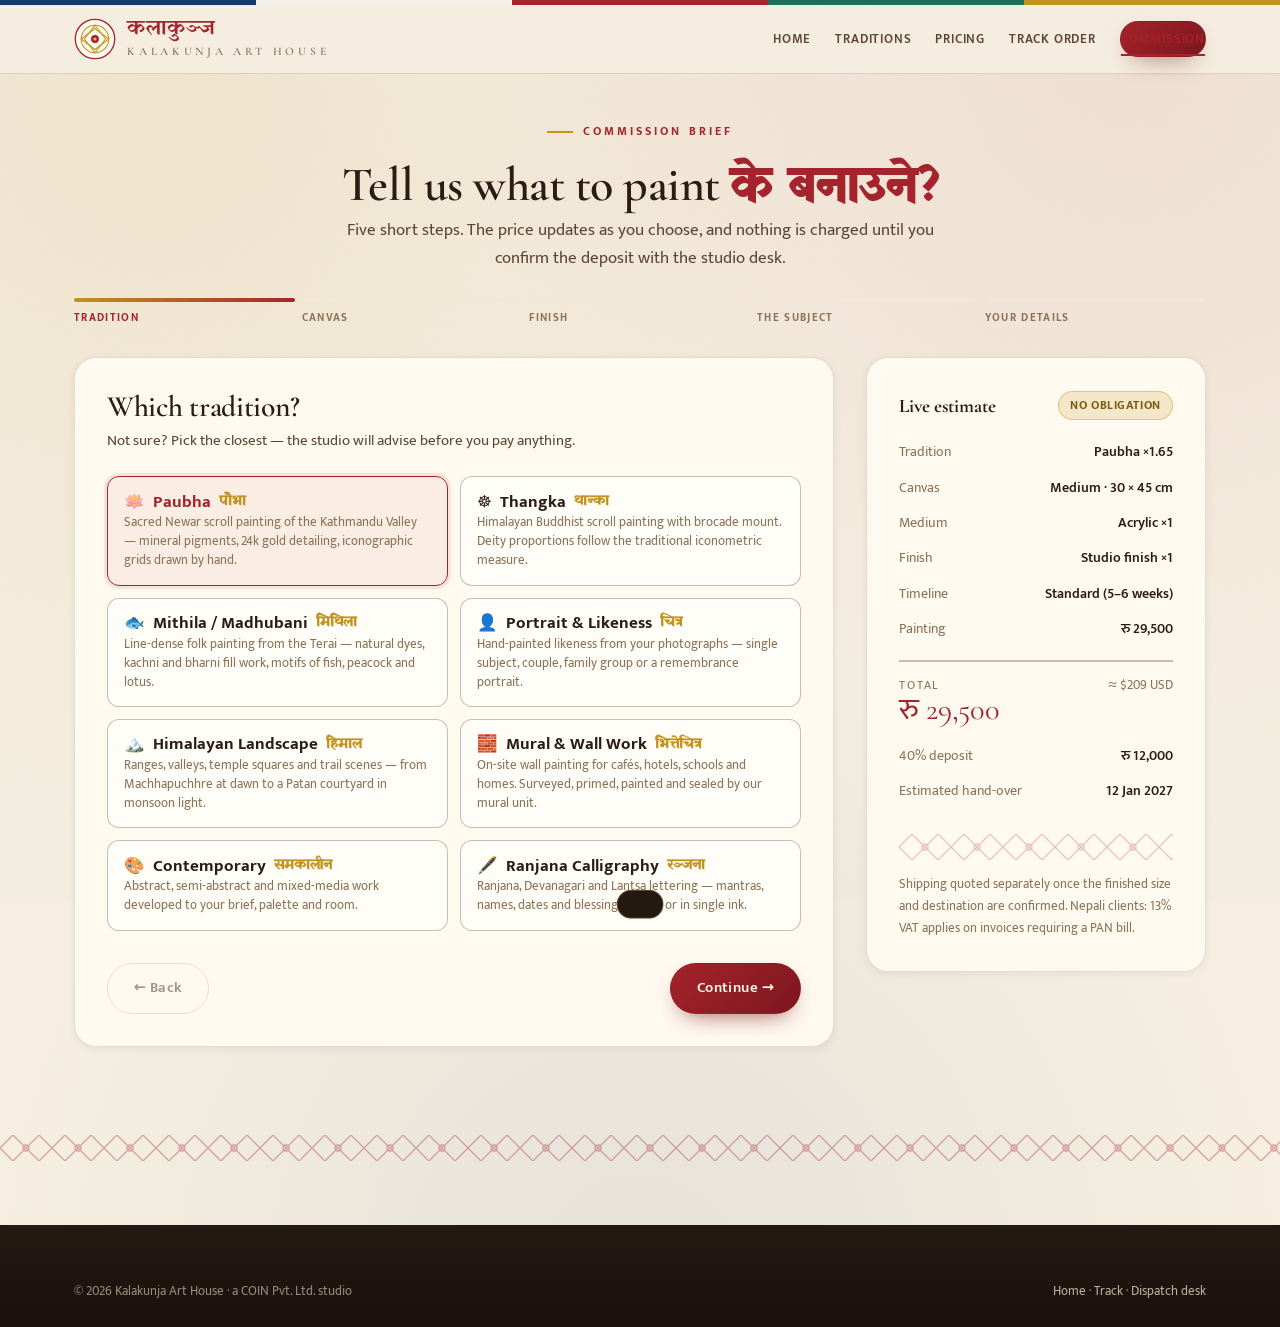
<file: artsite/order.html>
<!DOCTYPE html>
<html lang="en">
<head>
<meta charset="UTF-8" />
<meta name="viewport" content="width=device-width, initial-scale=1.0" />
<title>Commission a work · Kalakunja Art House</title>
<meta name="description" content="Write your commission brief — tradition, canvas, medium, finish and deadline — with a live price. The studio places the work with the right hand." />
<link rel="preconnect" href="https://fonts.googleapis.com" />
<link rel="preconnect" href="https://fonts.gstatic.com" crossorigin />
<link href="https://fonts.googleapis.com/css2?family=Cormorant+Garamond:wght@400;500;600;700&family=Mukta:wght@300;400;500;600;700&family=Yatra+One&display=swap" rel="stylesheet" />
<link rel="stylesheet" href="assets/css/kalakunja.css" />
<style>
  .order-layout { display: grid; grid-template-columns: 1fr 340px; gap: 2rem; align-items: start; }
  .quote-rail { position: sticky; top: 92px; }

  /* stepper */
  .stepper { display: flex; gap: .4rem; margin-bottom: 1.8rem; flex-wrap: wrap; }
  .stepper li { list-style: none; flex: 1 1 120px; }
  .stepper .bar { height: 4px; border-radius: 99px; background: var(--surface-2); overflow: hidden; }
  .stepper .bar i { display: block; height: 100%; width: 0; background: var(--sindoor); transition: width .4s; }
  .stepper li.done .bar i, .stepper li.active .bar i { width: 100%; }
  .stepper li.active .bar i { background: linear-gradient(90deg, var(--brass), var(--sindoor)); }
  .stepper .lbl {
    font-size: .7rem; letter-spacing: .12em; text-transform: uppercase;
    color: var(--ink-faint); margin-top: .45rem; font-weight: 700;
  }
  .stepper li.active .lbl { color: var(--sindoor); }
  .stepper li.done .lbl { color: var(--ink-soft); }

  .step-panel { display: none; }
  .step-panel.on { display: block; animation: fadeUp .35s ease; }
  @keyframes fadeUp { from { opacity: 0; transform: translateY(12px); } to { opacity: 1; transform: none; } }

  .step-head { margin-bottom: 1.4rem; }
  .step-head h2 { font-size: 1.85rem; }
  .step-head p { color: var(--ink-soft); font-size: .96rem; margin-top: .3rem; }

  .nav-row { display: flex; justify-content: space-between; gap: 1rem; margin-top: 2rem; }

  /* quote rail */
  .quote-line { display: flex; justify-content: space-between; gap: 1rem; font-size: .9rem; padding: .35rem 0; }
  .quote-line span:first-child { color: var(--ink-faint); }
  .quote-line span:last-child { text-align: right; font-weight: 600; }
  .quote-total {
    border-top: 2px solid var(--line-strong); margin-top: .8rem; padding-top: .8rem;
    display: flex; justify-content: space-between; align-items: baseline;
  }
  .quote-total .amt { font-family: var(--font-display); font-size: 1.9rem; color: var(--sindoor); line-height: 1; }
  .quote-sub { font-size: .8rem; color: var(--ink-faint); text-align: right; }

  .extras-grid { display: grid; gap: .7rem; }
  .extra {
    display: flex; gap: .8rem; align-items: flex-start; cursor: pointer;
    border: 1.5px solid var(--line-strong); border-radius: 12px; padding: .8rem 1rem; background: #fffdf7;
    transition: border-color .2s, background .2s;
  }
  .extra:hover { border-color: var(--brass); }
  .extra.sel { border-color: var(--sindoor); background: rgba(164,35,44,.06); }
  .extra input { margin-top: .35rem; accent-color: var(--sindoor); }
  .extra .ex-price { margin-left: auto; font-weight: 700; color: var(--sindoor); white-space: nowrap; }

  /* confirmation */
  .receipt {
    background: linear-gradient(150deg, var(--indigo-dk), #24406b);
    color: #f3e9d7; border-radius: var(--radius-lg); padding: 2.2rem; text-align: center;
    box-shadow: var(--shadow-md); position: relative; overflow: hidden;
  }
  .receipt::after {
    content: ''; position: absolute; inset: 0; opacity: .18; pointer-events: none;
    background-image: url("data:image/svg+xml,%3Csvg xmlns='http://www.w3.org/2000/svg' width='60' height='60'%3E%3Cg fill='none' stroke='%23e2bb5c' stroke-width='1'%3E%3Ccircle cx='30' cy='30' r='12'/%3E%3Cpath d='M30 6 L54 30 L30 54 L6 30 Z'/%3E%3C/g%3E%3C/svg%3E");
  }
  .receipt > * { position: relative; z-index: 1; }
  .code-pill {
    display: inline-block; font-family: ui-monospace, Consolas, monospace;
    font-size: 1.9rem; letter-spacing: .18em; padding: .5rem 1.4rem;
    background: rgba(255,250,240,.12); border: 1px solid rgba(226,187,92,.5);
    border-radius: 12px; margin: .8rem 0;
  }
  .summary-list { display: grid; gap: .45rem; font-size: .92rem; }
  .summary-list div { display: flex; justify-content: space-between; gap: 1rem; border-bottom: 1px dashed var(--line); padding-bottom: .35rem; }
  .summary-list div span:first-child { color: var(--ink-faint); }
  .summary-list div span:last-child { text-align: right; font-weight: 600; }

  @media (max-width: 980px) {
    .order-layout { grid-template-columns: 1fr; }
    .quote-rail { position: static; order: -1; }
  }
</style>
</head>
<body>
<div class="prayer-strip"></div>

<header class="site-head">
  <div class="head-inner">
    <a class="brand" href="index.html">
      <svg class="brand-mark" viewBox="0 0 64 64" aria-hidden="true">
        <circle cx="32" cy="32" r="30" fill="#fffaf0" stroke="#a4232c" stroke-width="2"/>
        <g fill="none" stroke="#c39320" stroke-width="1.6">
          <circle cx="32" cy="32" r="21"/><path d="M32 11 L48 32 L32 53 L16 32 Z"/><path d="M11 32 L32 16 L53 32 L32 48 Z"/>
        </g>
        <circle cx="32" cy="32" r="6" fill="#a4232c"/><circle cx="32" cy="32" r="2.4" fill="#e2bb5c"/>
      </svg>
      <span class="brand-text">
        <span class="brand-deva">कलाकुञ्ज</span>
        <span class="brand-en">Kalakunja Art House</span>
      </span>
    </a>
    <button class="nav-toggle" aria-label="Menu">☰</button>
    <ul class="nav-links">
      <li><a href="index.html">Home</a></li>
      <li><a href="index.html#traditions">Traditions</a></li>
      <li><a href="index.html#pricing">Pricing</a></li>
      <li><a href="track.html">Track order</a></li>
      <li><a class="btn btn-primary btn-sm" href="order.html">Commission</a></li>
    </ul>
  </div>
</header>

<main class="section" style="padding-top:2.6rem">
  <div class="wrap">

    <!-- ═══ WIZARD ═══════════════════════════════════════ -->
    <div id="wizard">
      <div class="center mb2">
        <span class="eyebrow">Commission brief</span>
        <h1 style="font-size:clamp(2rem,4.4vw,3rem)">Tell us what to paint <span class="deva">के बनाउने?</span></h1>
        <p class="lede">Five short steps. The price updates as you choose, and nothing is charged until
          you confirm the deposit with the studio desk.</p>
      </div>

      <ol class="stepper" id="stepper">
        <li data-s="1"><div class="bar"><i></i></div><div class="lbl">Tradition</div></li>
        <li data-s="2"><div class="bar"><i></i></div><div class="lbl">Canvas</div></li>
        <li data-s="3"><div class="bar"><i></i></div><div class="lbl">Finish</div></li>
        <li data-s="4"><div class="bar"><i></i></div><div class="lbl">The subject</div></li>
        <li data-s="5"><div class="bar"><i></i></div><div class="lbl">Your details</div></li>
      </ol>

      <div class="order-layout">
        <form class="panel" id="briefForm" novalidate>

          <!-- Step 1 — tradition -->
          <section class="step-panel on" data-step="1">
            <div class="step-head">
              <h2>Which tradition?</h2>
              <p>Not sure? Pick the closest — the studio will advise before you pay anything.</p>
            </div>
            <div class="tiles tiles-2" id="styleTiles"></div>
          </section>

          <!-- Step 2 — canvas + medium -->
          <section class="step-panel" data-step="2">
            <div class="step-head">
              <h2>Canvas and medium</h2>
              <p>Size drives most of the price. Medium decides how the surface behaves over decades.</p>
            </div>
            <div class="field-label">Size</div>
            <div class="tiles tiles-2 mb2" id="sizeTiles"></div>
            <div class="field-label">Medium</div>
            <div class="tiles tiles-2" id="mediumTiles"></div>
          </section>

          <!-- Step 3 — finish, timeline, extras -->
          <section class="step-panel" data-step="3">
            <div class="step-head">
              <h2>Finish and timeline</h2>
              <p>The finish grade sets which hand can take the brief; the timeline sets what we can promise.</p>
            </div>
            <div class="field-label">Finish grade</div>
            <div class="tiles tiles-3 mb2" id="finishTiles"></div>
            <div class="field-label">Timeline</div>
            <div class="tiles tiles-2 mb2" id="timeTiles"></div>
            <div class="field-label">Add to the commission</div>
            <div class="extras-grid" id="extrasGrid"></div>
          </section>

          <!-- Step 4 — the subject -->
          <section class="step-panel" data-step="4">
            <div class="step-head">
              <h2>The subject</h2>
              <p>The more specific you are here, the fewer sketch rounds it takes.</p>
            </div>
            <label class="field">
              <span class="field-label">Subject in one line <em style="color:var(--sindoor)">*</em></span>
              <input type="text" id="f_subject" maxlength="140" placeholder="e.g. Green Tara for a meditation room, traditional blue-green ground" />
              <span class="field-hint">This is the line our dispatch desk reads first.</span>
            </label>
            <label class="field">
              <span class="field-label">Anything the painter should know</span>
              <textarea id="f_notes" maxlength="1200" placeholder="Room and lighting, who it is for, colours to avoid, deadlines behind the deadline, references you love…"></textarea>
            </label>
            <div class="grid g2" style="gap:1rem">
              <label class="field">
                <span class="field-label">Palette leaning</span>
                <select id="f_palette">
                  <option>Traditional</option><option>Warm</option><option>Cool</option>
                  <option>Earthy</option><option>Muted</option><option>Bright</option>
                  <option>Monochrome</option><option>Let the studio decide</option>
                </select>
              </label>
              <label class="field">
                <span class="field-label">Link to reference images</span>
                <input type="text" id="f_ref" placeholder="Drive / Dropbox / photo album link" />
                <span class="field-hint">Or email them to the studio quoting your order code.</span>
              </label>
            </div>
          </section>

          <!-- Step 5 — client details -->
          <section class="step-panel" data-step="5">
            <div class="step-head">
              <h2>Where we reach you</h2>
              <p>All correspondence runs through the studio desk — one thread, one contact.</p>
            </div>
            <div class="grid g2" style="gap:1rem">
              <label class="field">
                <span class="field-label">Full name <em style="color:var(--sindoor)">*</em></span>
                <input type="text" id="f_name" autocomplete="name" />
              </label>
              <label class="field">
                <span class="field-label">Email <em style="color:var(--sindoor)">*</em></span>
                <input type="email" id="f_email" autocomplete="email" />
              </label>
              <label class="field">
                <span class="field-label">Phone / WhatsApp</span>
                <input type="tel" id="f_phone" autocomplete="tel" placeholder="+977 …" />
              </label>
              <label class="field">
                <span class="field-label">Country</span>
                <input type="text" id="f_country" autocomplete="country-name" placeholder="Nepal" />
              </label>
            </div>

            <div class="panel card-flat" style="background:var(--surface-2);box-shadow:none;padding:1.2rem">
              <div class="field-label">Your brief</div>
              <div class="summary-list" id="finalSummary"></div>
            </div>

            <label class="row mt2" style="align-items:flex-start;gap:.6rem;font-size:.9rem;cursor:pointer">
              <input type="checkbox" id="f_agree" style="width:auto;margin-top:.35rem;accent-color:var(--sindoor)" />
              <span>I understand the work is placed with a member artist chosen by the studio, that the
                artist's identity stays with the studio, and that a 40% deposit confirms the commission.</span>
            </label>
          </section>

          <div class="nav-row">
            <button type="button" class="btn btn-ghost" id="backBtn" disabled>← Back</button>
            <button type="button" class="btn btn-primary" id="nextBtn">Continue →</button>
          </div>
        </form>

        <!-- quote rail -->
        <aside class="panel quote-rail">
          <div class="row-between mb1">
            <strong style="font-family:var(--font-display);font-size:1.2rem">Live estimate</strong>
            <span class="chip chip-brass">No obligation</span>
          </div>
          <div id="quoteLines"></div>
          <div class="quote-total">
            <div>
              <div style="font-size:.72rem;letter-spacing:.16em;text-transform:uppercase;color:var(--ink-faint)">Total</div>
              <div class="amt" id="qTotal">रु 0</div>
            </div>
            <div class="quote-sub" id="qUsd"></div>
          </div>
          <div class="quote-line mt1"><span>40% deposit</span><span id="qDeposit">—</span></div>
          <div class="quote-line"><span>Estimated hand-over</span><span id="qEta">—</span></div>
          <div class="lattice mt2" style="opacity:.5"></div>
          <p style="font-size:.82rem;color:var(--ink-faint);margin-top:.8rem">
            Shipping quoted separately once the finished size and destination are confirmed.
            Nepali clients: 13% VAT applies on invoices requiring a PAN bill.
          </p>
        </aside>
      </div>
    </div>

    <!-- ═══ CONFIRMATION ═════════════════════════════════ -->
    <div id="done" class="hide">
      <div class="wrap-narrow" style="padding:0">
        <div class="receipt">
          <span style="font-family:var(--font-deva);color:#e2bb5c;font-size:1.2rem">धन्यवाद</span>
          <h2 style="color:#f3e9d7;margin:.3rem 0 .2rem">Your brief is with the studio</h2>
          <p style="opacity:.85;font-size:.95rem">Keep this code — it is how you track the commission.</p>
          <div class="code-pill" id="doneCode">KK-XXXXX</div>
          <p style="opacity:.85;font-size:.92rem;max-width:46ch;margin:0 auto">
            Our dispatch desk reviews new briefs each morning and places the work within two working days.
            You will hear from us at <b id="doneEmail"></b>.
          </p>
          <div class="row" style="justify-content:center;margin-top:1.5rem">
            <a class="btn btn-brass" id="doneTrack" href="track.html">Track this commission</a>
            <button class="btn btn-ghost" style="border-color:rgba(243,233,215,.5);color:#f3e9d7" id="copyCode">Copy code</button>
          </div>
        </div>

        <div class="panel mt3">
          <h3 class="mb1">What happens next</h3>
          <ol class="timeline" style="margin-top:1rem" id="nextSteps"></ol>
          <p class="muted" style="font-size:.88rem">
            Questions in the meantime: <b>desk@kalakunja.com.np</b> · +977 1 5555 019, Sun–Fri 10:00–18:00 NPT.
            Quote your order code in the subject line.
          </p>
        </div>
        <p class="center mt2"><a class="btn btn-ghost" href="index.html">← Back to the studio</a></p>
      </div>
    </div>

  </div>
</main>

<div class="lattice"></div>
<footer class="site-foot">
  <div class="wrap">
    <div class="foot-bottom" style="margin-top:0;border-top:none;padding-top:0">
      <span>© <span data-year></span> Kalakunja Art House · a COIN Pvt. Ltd. studio</span>
      <span><a href="index.html">Home</a> · <a href="track.html">Track</a> · <a href="studio.html">Dispatch desk</a></span>
    </div>
  </div>
</footer>

<div id="toast"></div>
<script src="assets/js/kalakunja.js"></script>
<script>
(function () {
  'use strict';
  document.addEventListener('DOMContentLoaded', function () {

    var state = {
      step: 1,
      style: 'paubha',
      size: 'sm',
      medium: 'acrylic',
      finish: 'standard',
      timeline: 'standard',
      extras: []
    };
    var MAX = 5;

    /* ── tile builders ─────────────────────────────────── */
    function tile(group, item, title, sub, checked) {
      return '<label class="tile' + (checked ? ' sel' : '') + '" data-group="' + group + '" data-id="' + item + '">' +
        '<input type="radio" name="' + group + '" value="' + item + '"' + (checked ? ' checked' : '') + ' />' +
        '<div class="tile-body"><div class="tile-title">' + title + '</div>' +
        '<div class="tile-sub">' + sub + '</div></div></label>';
    }

    document.getElementById('styleTiles').innerHTML = KK.STYLES.map(function (s) {
      return tile('style', s.id,
        '<span>' + s.glyph + '</span> ' + KK.esc(s.name) +
        ' <span style="font-family:var(--font-deva);color:var(--brass);font-size:.9rem">' + KK.esc(s.deva) + '</span>',
        KK.esc(s.blurb), s.id === state.style);
    }).join('');

    document.getElementById('sizeTiles').innerHTML = KK.SIZES.map(function (z) {
      return tile('size', z.id, KK.esc(z.label) + ' · <span class="mono" style="font-weight:400">' + KK.esc(z.dims) + '</span>',
        'Base ' + KK.npr(z.base), z.id === state.size);
    }).join('');

    document.getElementById('mediumTiles').innerHTML = KK.MEDIUMS.map(function (m) {
      return tile('medium', m.id, KK.esc(m.label), KK.esc(m.sub), m.id === state.medium);
    }).join('');

    document.getElementById('finishTiles').innerHTML = KK.FINISHES.map(function (f) {
      return tile('finish', f.id, KK.esc(f.label), KK.esc(f.sub), f.id === state.finish);
    }).join('');

    document.getElementById('timeTiles').innerHTML = KK.TIMELINES.map(function (t) {
      return tile('timeline', t.id, KK.esc(t.label) + ' · <span style="font-weight:400">' + KK.esc(t.sub) + '</span>',
        t.mult > 1 ? 'Rush loading +' + Math.round((t.mult - 1) * 100) + '%'
                   : (t.mult < 1 ? 'Saves ' + Math.round((1 - t.mult) * 100) + '%' : 'No loading'),
        t.id === state.timeline);
    }).join('');

    document.getElementById('extrasGrid').innerHTML = KK.EXTRAS.map(function (x) {
      return '<label class="extra" data-id="' + x.id + '">' +
        '<input type="checkbox" value="' + x.id + '" />' +
        '<span><b>' + KK.esc(x.label) + '</b><br /><span class="tile-sub">' + KK.esc(x.sub) + '</span></span>' +
        '<span class="ex-price">' + KK.npr(x.price) + '</span></label>';
    }).join('');

    /* ── selection handling ────────────────────────────── */
    document.getElementById('briefForm').addEventListener('change', function (e) {
      var t = e.target;
      if (t.type === 'radio') {
        var group = t.name;
        state[group] = t.value;
        document.querySelectorAll('.tile[data-group="' + group + '"]').forEach(function (el) {
          el.classList.toggle('sel', el.dataset.id === t.value);
        });
        repaintQuote();
      } else if (t.type === 'checkbox' && t.closest('.extra')) {
        var lab = t.closest('.extra');
        lab.classList.toggle('sel', t.checked);
        state.extras = Array.prototype.slice.call(
          document.querySelectorAll('#extrasGrid input:checked')).map(function (i) { return i.value; });
        repaintQuote();
      }
    });

    /* ── live quote ────────────────────────────────────── */
    function repaintQuote() {
      var q = KK.quote(state);
      var style = KK.byId(KK.STYLES, state.style);
      var size = KK.byId(KK.SIZES, state.size);
      var med = KK.byId(KK.MEDIUMS, state.medium);
      var fin = KK.byId(KK.FINISHES, state.finish);
      var tim = KK.byId(KK.TIMELINES, state.timeline);

      var lines =
        line('Tradition', style.name + ' ×' + style.mult) +
        line('Canvas', size.label + ' · ' + size.dims) +
        line('Medium', med.label.split(' on ')[0] + ' ×' + med.mult) +
        line('Finish', fin.label + ' ×' + fin.mult) +
        line('Timeline', tim.label + ' (' + tim.sub + ')') +
        line('Painting', KK.npr(q.art));
      state.extras.forEach(function (id) {
        var x = KK.byId(KK.EXTRAS, id);
        lines += line(x.label, KK.npr(x.price));
      });
      document.getElementById('quoteLines').innerHTML = lines;
      document.getElementById('qTotal').textContent = KK.npr(q.total);
      document.getElementById('qUsd').textContent = '≈ ' + KK.usd(q.total) + ' USD';
      document.getElementById('qDeposit').textContent = KK.npr(q.deposit);
      document.getElementById('qEta').textContent = KK.ktmDate(q.etaDate);
      return q;
    }
    function line(a, b) {
      return '<div class="quote-line"><span>' + KK.esc(a) + '</span><span>' + b + '</span></div>';
    }

    /* ── stepper ───────────────────────────────────────── */
    function show(n) {
      state.step = n;
      document.querySelectorAll('.step-panel').forEach(function (p) {
        p.classList.toggle('on', Number(p.dataset.step) === n);
      });
      document.querySelectorAll('#stepper li').forEach(function (li) {
        var s = Number(li.dataset.s);
        li.classList.toggle('done', s < n);
        li.classList.toggle('active', s === n);
      });
      document.getElementById('backBtn').disabled = (n === 1);
      document.getElementById('nextBtn').textContent = (n === MAX) ? 'Send the brief to the studio' : 'Continue →';
      if (n === MAX) { renderFinalSummary(); }
      window.scrollTo({ top: 0, behavior: 'smooth' });
    }

    function mark(el, bad) {
      el.classList.toggle('invalid', !!bad);
      if (bad) { el.focus(); }
      return !bad;
    }

    function validate(n) {
      if (n === 4) {
        var subj = document.getElementById('f_subject');
        if (!subj.value.trim()) {
          mark(subj, true); KK.toast('Give us one line on the subject.'); return false;
        }
        mark(subj, false);
      }
      if (n === 5) {
        var name = document.getElementById('f_name');
        var email = document.getElementById('f_email');
        if (!name.value.trim()) { mark(name, true); KK.toast('We need a name for the commission.'); return false; }
        mark(name, false);
        if (!/^[^\s@]+@[^\s@]+\.[^\s@]+$/.test(email.value.trim())) {
          mark(email, true); KK.toast('That email does not look right.'); return false;
        }
        mark(email, false);
        if (!document.getElementById('f_agree').checked) {
          KK.toast('Please tick the box so we can place the work.'); return false;
        }
      }
      return true;
    }

    document.getElementById('nextBtn').addEventListener('click', function () {
      if (!validate(state.step)) { return; }
      if (state.step < MAX) { show(state.step + 1); } else { submit(); }
    });
    document.getElementById('backBtn').addEventListener('click', function () {
      if (state.step > 1) { show(state.step - 1); }
    });
    document.querySelectorAll('#stepper li').forEach(function (li) {
      li.style.cursor = 'pointer';
      li.addEventListener('click', function () {
        var target = Number(li.dataset.s);
        if (target <= state.step) { show(target); }
      });
    });

    /* ── final summary ─────────────────────────────────── */
    function renderFinalSummary() {
      var q = KK.quote(state);
      var rows = [
        ['Tradition', KK.byId(KK.STYLES, state.style).name],
        ['Canvas', KK.byId(KK.SIZES, state.size).label + ' · ' + KK.byId(KK.SIZES, state.size).dims],
        ['Medium', KK.byId(KK.MEDIUMS, state.medium).label],
        ['Finish', KK.byId(KK.FINISHES, state.finish).label],
        ['Timeline', KK.byId(KK.TIMELINES, state.timeline).label + ' · ' + KK.byId(KK.TIMELINES, state.timeline).sub],
        ['Subject', document.getElementById('f_subject').value.trim() || '—'],
        ['Additions', state.extras.length ? state.extras.map(function (id) {
          return KK.byId(KK.EXTRAS, id).label; }).join(', ') : 'None'],
        ['Total', KK.npr(q.total) + ' (≈ ' + KK.usd(q.total) + ')'],
        ['Deposit to confirm', KK.npr(q.deposit)]
      ];
      document.getElementById('finalSummary').innerHTML = rows.map(function (r) {
        return '<div><span>' + KK.esc(r[0]) + '</span><span>' + KK.esc(r[1]) + '</span></div>';
      }).join('');
    }

    /* ── submit ────────────────────────────────────────── */
    function submit() {
      var payload = {
        client: {
          name: document.getElementById('f_name').value.trim(),
          email: document.getElementById('f_email').value.trim(),
          phone: document.getElementById('f_phone').value.trim(),
          country: document.getElementById('f_country').value.trim() || 'Nepal'
        },
        brief: {
          style: state.style, size: state.size, medium: state.medium,
          finish: state.finish, timeline: state.timeline, extras: state.extras.slice(),
          subject: document.getElementById('f_subject').value.trim(),
          notes: document.getElementById('f_notes').value.trim(),
          palette: document.getElementById('f_palette').value,
          reference: document.getElementById('f_ref').value.trim()
        }
      };
      var o = KK.createOrder(payload);

      document.getElementById('wizard').classList.add('hide');
      var done = document.getElementById('done');
      done.classList.remove('hide');
      document.getElementById('doneCode').textContent = o.id;
      document.getElementById('doneEmail').textContent = o.client.email;
      document.getElementById('doneTrack').href = 'track.html?code=' + encodeURIComponent(o.id);

      document.getElementById('nextSteps').innerHTML = [
        ['Within 24 hours', 'A studio reader checks the brief for anything that needs a conversation — scale, iconography, shipping.'],
        ['Within 2 working days', 'The dispatch desk places the work with a member artist and your tracking page updates.'],
        ['Deposit', 'We send a deposit request for ' + KK.npr(o.quote.deposit) + '. Painting starts once it clears.'],
        ['Sketch', 'You approve a sketch before pigment is laid. Two rounds of changes are included.'],
        ['Hand-over', 'Estimated ' + KK.ktmDate(o.quote.etaDate) + ', with photographs at each milestone.']
      ].map(function (s, i) {
        return '<li class="' + (i === 0 ? 'current' : '') + '"><div class="t-title">' + KK.esc(s[0]) +
          '</div><div class="t-meta">' + KK.esc(s[1]) + '</div></li>';
      }).join('');

      window.scrollTo({ top: 0, behavior: 'smooth' });
      KK.toast('Brief received — order ' + o.id);
    }

    document.getElementById('copyCode').addEventListener('click', function () {
      var code = document.getElementById('doneCode').textContent;
      if (navigator.clipboard && navigator.clipboard.writeText) {
        navigator.clipboard.writeText(code).then(function () { KK.toast('Order code copied.'); },
          function () { KK.toast('Copy it by hand: ' + code); });
      } else { KK.toast('Copy it by hand: ' + code); }
    });

    /* deep link: order.html?style=thangka */
    var pre = new URLSearchParams(location.search).get('style');
    if (pre && KK.byId(KK.STYLES, pre)) {
      state.style = pre;
      document.querySelectorAll('.tile[data-group="style"]').forEach(function (el) {
        var on = el.dataset.id === pre;
        el.classList.toggle('sel', on);
        el.querySelector('input').checked = on;
      });
    }

    repaintQuote();
    show(1);
  });
})();
</script>
</body>
</html>
</file>
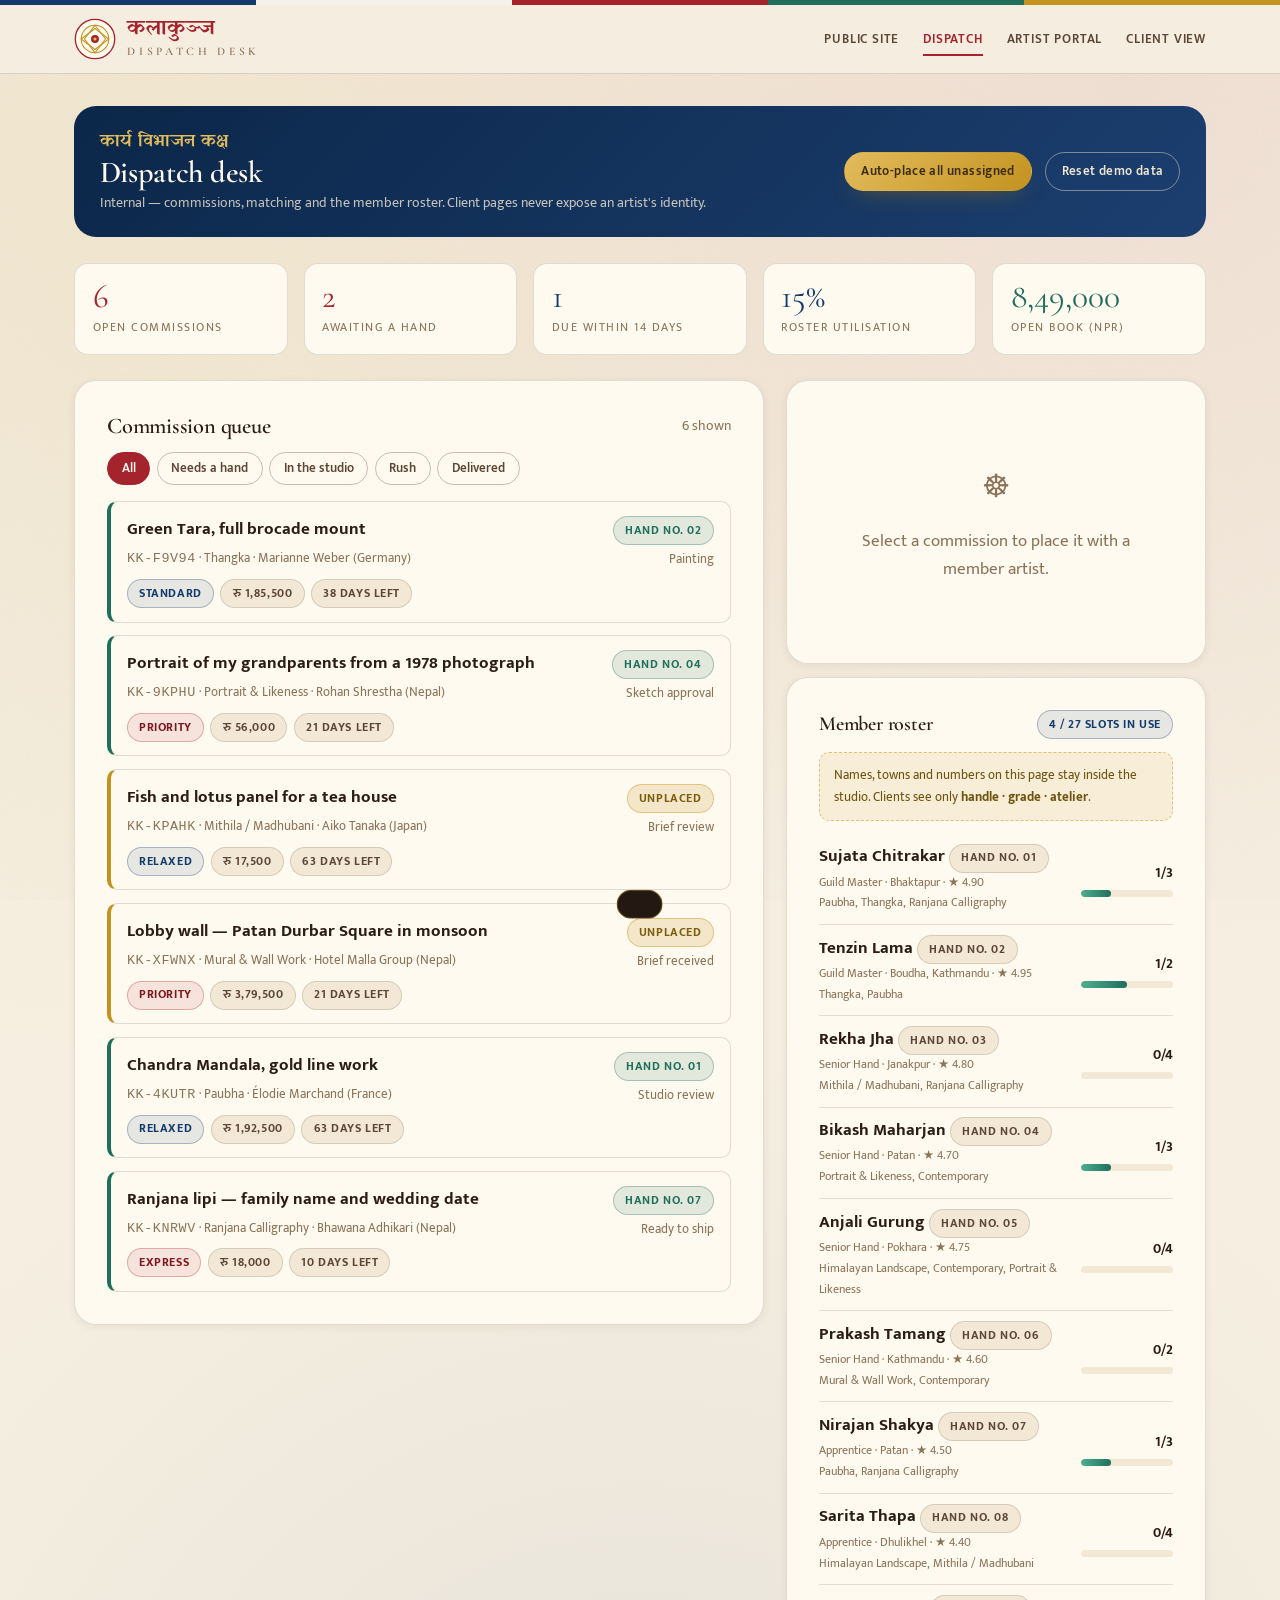
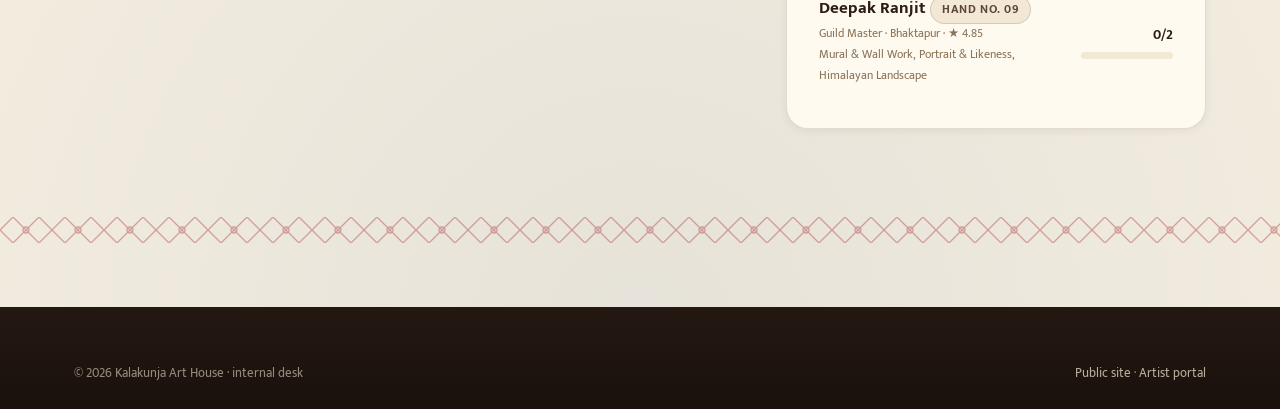
<file: artsite/studio.html>
<!DOCTYPE html>
<html lang="en">
<head>
<meta charset="UTF-8" />
<meta name="viewport" content="width=device-width, initial-scale=1.0" />
<title>Dispatch desk · Kalakunja Art House</title>
<meta name="robots" content="noindex" />
<link rel="preconnect" href="https://fonts.googleapis.com" />
<link rel="preconnect" href="https://fonts.gstatic.com" crossorigin />
<link href="https://fonts.googleapis.com/css2?family=Cormorant+Garamond:wght@400;500;600;700&family=Mukta:wght@300;400;500;600;700&family=Yatra+One&display=swap" rel="stylesheet" />
<link rel="stylesheet" href="assets/css/kalakunja.css" />
<style>
  .desk-bar {
    background: linear-gradient(135deg, var(--indigo-dk), #1c3f70);
    color: #f0e6d4; border-radius: var(--radius-lg); padding: 1.4rem 1.6rem;
    display: flex; justify-content: space-between; gap: 1.4rem; align-items: center; flex-wrap: wrap;
  }
  .desk-bar h1 { color: #fffaf0; font-size: 1.9rem; margin: 0; }
  .desk-bar p { opacity: .8; font-size: .9rem; margin: 0; }

  .kpis { display: grid; grid-template-columns: repeat(5, 1fr); gap: 1rem; }
  .kpi { background: var(--surface); border: 1px solid var(--line); border-radius: var(--radius); padding: 1rem 1.1rem; }
  .kpi .n { font-family: var(--font-display); font-size: 2.1rem; line-height: 1; color: var(--sindoor); }
  .kpi .l { font-size: .72rem; letter-spacing: .13em; text-transform: uppercase; color: var(--ink-faint); margin-top: .3rem; }
  .kpi.blue .n { color: var(--indigo); }
  .kpi.green .n { color: var(--malachite); }

  .desk-grid { display: grid; grid-template-columns: 1fr 420px; gap: 1.4rem; align-items: start; }
  .queue-item {
    border: 1px solid var(--line); border-left: 4px solid var(--line-strong);
    border-radius: 10px; padding: .85rem 1rem; background: var(--surface);
    cursor: pointer; transition: border-color .2s, transform .15s, box-shadow .2s;
  }
  .queue-item:hover { transform: translateX(3px); box-shadow: var(--shadow-sm); }
  .queue-item.sel { border-color: var(--sindoor); border-left-color: var(--sindoor); background: rgba(164,35,44,.05); }
  .queue-item.urgent { border-left-color: var(--sindoor); }
  .queue-item.unassigned { border-left-color: var(--brass); }
  .queue-item.moving { border-left-color: var(--malachite); }
  .qi-top { display: flex; justify-content: space-between; gap: .6rem; align-items: center; }
  .qi-sub { font-size: .84rem; color: var(--ink-faint); margin-top: .2rem; }

  .filters { display: flex; gap: .4rem; flex-wrap: wrap; margin-bottom: 1rem; }
  .filters button {
    border: 1px solid var(--line-strong); background: transparent; border-radius: 999px;
    padding: .32rem .85rem; font-size: .8rem; font-weight: 600; cursor: pointer; color: var(--ink-soft);
  }
  .filters button.on { background: var(--sindoor); border-color: var(--sindoor); color: #fff7ea; }

  .detail-empty { text-align: center; color: var(--ink-faint); padding: 3rem 1rem; }

  .match-row {
    display: grid; grid-template-columns: 1fr auto; gap: .6rem; align-items: center;
    border: 1px solid var(--line); border-radius: 10px; padding: .7rem .85rem; background: #fffdf7;
  }
  .match-row + .match-row { margin-top: .55rem; }
  .match-row.best { border-color: var(--malachite); background: rgba(31,111,92,.06); }
  .match-score { font-family: var(--font-display); font-size: 1.5rem; color: var(--malachite); line-height: 1; }
  .match-why { font-size: .78rem; color: var(--ink-faint); margin-top: .25rem; }

  .stage-pills { display: flex; gap: .3rem; flex-wrap: wrap; }
  .stage-pills button {
    border: 1px solid var(--line-strong); background: transparent; border-radius: 8px;
    padding: .28rem .6rem; font-size: .74rem; cursor: pointer; color: var(--ink-soft);
  }
  .stage-pills button.on { background: var(--indigo); border-color: var(--indigo); color: #fff; }
  .stage-pills button.past { background: var(--surface-2); color: var(--ink-faint); }

  .roster-row { display: grid; grid-template-columns: 1fr 92px; gap: .8rem; align-items: center; padding: .6rem 0; border-bottom: 1px solid var(--line); }
  .roster-row:last-child { border-bottom: none; }
  .roster-name { font-weight: 700; }
  .roster-meta { font-size: .78rem; color: var(--ink-faint); }

  .log { list-style: none; font-size: .85rem; display: grid; gap: .5rem; max-height: 220px; overflow-y: auto; }
  .log li { border-left: 2px solid var(--line-strong); padding-left: .7rem; }
  .log .when { color: var(--ink-faint); font-size: .76rem; }

  .privacy-note {
    background: rgba(195,147,32,.12); border: 1px dashed rgba(195,147,32,.5);
    border-radius: 10px; padding: .7rem .9rem; font-size: .83rem; color: #6d5310;
  }
  @media (max-width: 1040px) { .desk-grid { grid-template-columns: 1fr; } .kpis { grid-template-columns: repeat(2,1fr); } }
</style>
</head>
<body>
<div class="prayer-strip"></div>

<header class="site-head">
  <div class="head-inner">
    <a class="brand" href="index.html">
      <svg class="brand-mark" viewBox="0 0 64 64" aria-hidden="true">
        <circle cx="32" cy="32" r="30" fill="#fffaf0" stroke="#a4232c" stroke-width="2"/>
        <g fill="none" stroke="#c39320" stroke-width="1.6">
          <circle cx="32" cy="32" r="21"/><path d="M32 11 L48 32 L32 53 L16 32 Z"/><path d="M11 32 L32 16 L53 32 L32 48 Z"/>
        </g>
        <circle cx="32" cy="32" r="6" fill="#a4232c"/><circle cx="32" cy="32" r="2.4" fill="#e2bb5c"/>
      </svg>
      <span class="brand-text">
        <span class="brand-deva">कलाकुञ्ज</span>
        <span class="brand-en">Dispatch desk</span>
      </span>
    </a>
    <button class="nav-toggle" aria-label="Menu">☰</button>
    <ul class="nav-links">
      <li><a href="index.html">Public site</a></li>
      <li><a href="studio.html">Dispatch</a></li>
      <li><a href="artist.html">Artist portal</a></li>
      <li><a href="track.html">Client view</a></li>
    </ul>
  </div>
</header>

<main class="section" style="padding-top:2rem">
  <div class="wrap">

    <div class="desk-bar mb2">
      <div>
        <span style="font-family:var(--font-deva);color:#e2bb5c;font-size:1.05rem">कार्य विभाजन कक्ष</span>
        <h1>Dispatch desk</h1>
        <p>Internal — commissions, matching and the member roster. Client pages never expose an artist's identity.</p>
      </div>
      <div class="row">
        <button class="btn btn-brass btn-sm" id="autoAll">Auto-place all unassigned</button>
        <button class="btn btn-ghost btn-sm" style="border-color:rgba(240,230,212,.45);color:#f0e6d4" id="resetBtn">Reset demo data</button>
      </div>
    </div>

    <div class="kpis mb2" id="kpis"></div>

    <div class="desk-grid">
      <!-- ── queue ─────────────────────────────────── -->
      <section class="panel">
        <div class="row-between mb1">
          <h2 style="font-size:1.4rem;margin:0">Commission queue</h2>
          <span class="muted" style="font-size:.85rem" id="queueCount"></span>
        </div>
        <div class="filters" id="filters">
          <button data-f="all" class="on">All</button>
          <button data-f="unassigned">Needs a hand</button>
          <button data-f="active">In the studio</button>
          <button data-f="rush">Rush</button>
          <button data-f="delivered">Delivered</button>
        </div>
        <div class="stack" id="queue"></div>
      </section>

      <!-- ── side column ───────────────────────────── -->
      <div class="stack">
        <section class="panel" id="detail">
          <div class="detail-empty">
            <div style="font-size:2rem">☸️</div>
            <p class="mt1">Select a commission to place it with a member artist.</p>
          </div>
        </section>

        <section class="panel">
          <div class="row-between mb1">
            <h2 style="font-size:1.25rem;margin:0">Member roster</h2>
            <span class="chip chip-blue" id="rosterLoad">—</span>
          </div>
          <div class="privacy-note mb1">
            Names, towns and numbers on this page stay inside the studio. Clients see only
            <b>handle · grade · atelier</b>.
          </div>
          <div id="roster"></div>
        </section>
      </div>
    </div>
  </div>
</main>

<div class="lattice"></div>
<footer class="site-foot">
  <div class="wrap">
    <div class="foot-bottom" style="margin-top:0;border-top:none;padding-top:0">
      <span>© <span data-year></span> Kalakunja Art House · internal desk</span>
      <span><a href="index.html">Public site</a> · <a href="artist.html">Artist portal</a></span>
    </div>
  </div>
</footer>

<div id="toast"></div>
<script src="assets/js/kalakunja.js"></script>
<script>
(function () {
  'use strict';
  document.addEventListener('DOMContentLoaded', function () {

    var filter = 'all';
    var selected = null;

    /* ── KPIs ──────────────────────────────────────────── */
    function renderKpis() {
      var all = KK.orders();
      var open = all.filter(function (o) { return o.status !== 'delivered'; });
      var unassigned = open.filter(function (o) { return !o.assignedTo; });
      var soon = open.filter(function (o) {
        var d = (new Date(o.quote.etaDate) - new Date()) / 86400000;
        return d <= 14;
      });
      var value = open.reduce(function (s, o) { return s + o.quote.total; }, 0);
      var roster = KK.artists();
      var cap = roster.reduce(function (s, a) { return s + a.capacity; }, 0);
      var load = roster.reduce(function (s, a) { return s + KK.loadOf(a.id); }, 0);

      document.getElementById('kpis').innerHTML =
        kpi(open.length, 'Open commissions', '') +
        kpi(unassigned.length, 'Awaiting a hand', unassigned.length ? '' : 'green') +
        kpi(soon.length, 'Due within 14 days', 'blue') +
        kpi(Math.round(load / Math.max(1, cap) * 100) + '%', 'Roster utilisation', 'blue') +
        kpi(KK.npr(value).replace('रु ', ''), 'Open book (NPR)', 'green');

      document.getElementById('rosterLoad').textContent = load + ' / ' + cap + ' slots in use';
    }
    function kpi(n, l, cls) {
      return '<div class="kpi ' + (cls || '') + '"><div class="n">' + n + '</div><div class="l">' + l + '</div></div>';
    }

    /* ── queue ─────────────────────────────────────────── */
    function passes(o) {
      if (filter === 'all') { return o.status !== 'delivered'; }
      if (filter === 'unassigned') { return !o.assignedTo && o.status !== 'delivered'; }
      if (filter === 'active') { return o.assignedTo && o.status !== 'delivered'; }
      if (filter === 'rush') { return ['priority', 'express'].indexOf(o.brief.timeline) !== -1 && o.status !== 'delivered'; }
      if (filter === 'delivered') { return o.status === 'delivered'; }
      return true;
    }

    function renderQueue() {
      var list = KK.orders().filter(passes);
      document.getElementById('queueCount').textContent = list.length + ' shown';
      if (!list.length) {
        document.getElementById('queue').innerHTML =
          '<p class="muted center" style="padding:2rem 0">Nothing in this bucket.</p>';
        return;
      }
      document.getElementById('queue').innerHTML = list.map(function (o) {
        var st = KK.byId(KK.STYLES, o.brief.style);
        var tim = KK.byId(KK.TIMELINES, o.brief.timeline);
        var days = Math.round((new Date(o.quote.etaDate) - new Date()) / 86400000);
        var hand = o.assignedTo ? KK.artist(o.assignedTo) : null;
        var cls = !o.assignedTo ? 'unassigned' : (days < 7 ? 'urgent' : 'moving');
        return '<div class="queue-item ' + cls + (selected === o.id ? ' sel' : '') + '" data-id="' + o.id + '">' +
          '<div class="qi-top">' +
            '<div><b>' + KK.esc(o.brief.subject || st.name) + '</b>' +
              '<div class="qi-sub"><span class="mono">' + o.id + '</span> · ' + KK.esc(st.name) +
              ' · ' + KK.esc(o.client.name) + ' (' + KK.esc(o.client.country) + ')</div></div>' +
            '<div style="text-align:right">' +
              '<span class="chip chip-' + (o.assignedTo ? 'green' : 'brass') + '">' +
                (hand ? KK.esc(hand.handle) : 'Unplaced') + '</span>' +
              '<div class="qi-sub">' + KK.esc(KK.STAGES[KK.stageIndex(o.status)].label) + '</div>' +
            '</div>' +
          '</div>' +
          '<div class="row" style="margin-top:.5rem;gap:.4rem">' +
            '<span class="chip chip-' + (tim.days <= 21 ? 'red' : 'blue') + '">' + KK.esc(tim.label) + '</span>' +
            '<span class="chip">' + KK.npr(o.quote.total) + '</span>' +
            '<span class="chip ' + (days < 7 ? 'chip-red' : '') + '">' +
              (days >= 0 ? days + ' days left' : Math.abs(days) + ' days over') + '</span>' +
          '</div>' +
        '</div>';
      }).join('');
    }

    document.getElementById('queue').addEventListener('click', function (e) {
      var item = e.target.closest('.queue-item');
      if (!item) { return; }
      selected = item.dataset.id;
      renderQueue();
      renderDetail();
    });

    document.getElementById('filters').addEventListener('click', function (e) {
      var b = e.target.closest('button[data-f]');
      if (!b) { return; }
      filter = b.dataset.f;
      document.querySelectorAll('#filters button').forEach(function (x) { x.classList.toggle('on', x === b); });
      renderQueue();
    });

    /* ── detail + matching ─────────────────────────────── */
    function renderDetail() {
      var el = document.getElementById('detail');
      if (!selected) { return; }
      var o = KK.order(selected);
      if (!o) { selected = null; return; }

      var st = KK.byId(KK.STYLES, o.brief.style);
      var size = KK.byId(KK.SIZES, o.brief.size);
      var fin = KK.byId(KK.FINISHES, o.brief.finish);
      var tim = KK.byId(KK.TIMELINES, o.brief.timeline);
      var idx = KK.stageIndex(o.status);
      var hand = o.assignedTo ? KK.artist(o.assignedTo) : null;
      var scores = KK.matchScores(o);
      var top = scores.slice(0, 4);

      el.innerHTML =
        '<div class="row-between mb1">' +
          '<h2 style="font-size:1.3rem;margin:0">' + KK.esc(o.brief.subject || st.name) + '</h2>' +
          '<span class="chip chip-brass mono">' + o.id + '</span>' +
        '</div>' +
        '<p class="muted" style="font-size:.88rem">' + KK.esc(st.name) + ' · ' + KK.esc(size.dims) + ' · ' +
          KK.esc(fin.label) + ' · ' + KK.esc(tim.label) + ' (' + KK.esc(tim.sub) + ')</p>' +

        '<div class="kv" style="display:grid;gap:.35rem;font-size:.86rem;margin-top:.8rem">' +
          row('Client', o.client.name + ' · ' + o.client.country) +
          row('Contact', o.client.email + (o.client.phone ? ' · ' + o.client.phone : '')) +
          row('Value', KK.npr(o.quote.total) + ' · deposit ' + KK.npr(o.quote.deposit)) +
          row('Hand-over', KK.ktmDate(o.quote.etaDate)) +
        '</div>' +

        (o.brief.notes ? '<p style="font-size:.86rem;background:var(--surface-2);border-radius:8px;padding:.6rem .8rem;margin-top:.8rem">' +
          '<b>Client note:</b> ' + KK.esc(o.brief.notes) + '</p>' : '') +

        '<h3 style="font-size:1.05rem;margin-top:1.3rem">Placement</h3>' +
        (hand
          ? '<div class="match-row best" style="margin-top:.5rem">' +
              '<div><b>' + KK.esc(hand.name) + '</b> <span class="chip chip-green">' + KK.esc(hand.handle) + '</span>' +
                '<div class="match-why">' + KK.esc(KK.TIERS[hand.tier].label) + ' · ' + KK.esc(hand.town) +
                ' · carrying ' + KK.loadOf(hand.id) + ' of ' + hand.capacity + '</div></div>' +
              '<button class="btn btn-ghost btn-sm" data-act="unassign">Re-place</button>' +
            '</div>'
          : '<p class="muted" style="font-size:.86rem;margin:.4rem 0">Not yet placed. Ranked against the roster:</p>') +

        (hand ? '' : '<div class="mt1">' + top.map(function (m, i) {
          var full = m.free <= 0;
          return '<div class="match-row' + (i === 0 && !full ? ' best' : '') + '">' +
            '<div><b>' + KK.esc(m.artist.name) + '</b> ' +
              '<span class="chip">' + KK.esc(m.artist.handle) + '</span> ' +
              '<span class="chip chip-' + (m.artist.tier === 'master' ? 'plum' : (m.artist.tier === 'senior' ? 'blue' : '')) + '">' +
                KK.esc(KK.TIERS[m.artist.tier].label) + '</span>' +
              '<div class="match-why">' + KK.esc(m.reasons.join(' · ')) + '</div>' +
              '<div class="meter meter-green" style="margin-top:.4rem"><span style="width:' + m.score + '%"></span></div>' +
            '</div>' +
            '<div style="text-align:center">' +
              '<div class="match-score">' + m.score + '</div>' +
              '<button class="btn btn-primary btn-sm" style="margin-top:.35rem" data-act="assign" data-artist="' +
                m.artist.id + '"' + (full ? ' disabled title="At capacity"' : '') + '>Place</button>' +
            '</div>' +
          '</div>';
        }).join('') + '</div>') +

        '<h3 style="font-size:1.05rem;margin-top:1.3rem">Move the stage</h3>' +
        '<div class="stage-pills mt1">' + KK.STAGES.map(function (s, i) {
          return '<button data-act="stage" data-stage="' + s.id + '" class="' +
            (i === idx ? 'on' : (i < idx ? 'past' : '')) + '">' + KK.esc(s.label) + '</button>';
        }).join('') + '</div>' +
        (o.assignedTo ? '' : '<p class="muted" style="font-size:.8rem;margin-top:.5rem">Place the work with a hand before moving past “Brief review”.</p>') +

        '<h3 style="font-size:1.05rem;margin-top:1.3rem">Log</h3>' +
        '<ul class="log mt1">' + (o.events || []).slice().reverse().map(function (ev) {
          return '<li><div class="when">' + KK.ktm(ev.at) + ' · ' + KK.esc(ev.actor || 'Studio') + '</div>' +
            KK.esc(ev.note) + '</li>';
        }).join('') + '</ul>';
    }
    function row(a, b) {
      return '<div style="display:flex;justify-content:space-between;gap:1rem;border-bottom:1px dashed var(--line);padding-bottom:.3rem">' +
        '<span class="muted">' + KK.esc(a) + '</span><span style="text-align:right;font-weight:600">' + KK.esc(b) + '</span></div>';
    }

    document.getElementById('detail').addEventListener('click', function (e) {
      var b = e.target.closest('button[data-act]');
      if (!b || !selected) { return; }
      var act = b.dataset.act;

      if (act === 'assign') {
        KK.assign(selected, b.dataset.artist);
        var a = KK.artist(b.dataset.artist);
        KK.toast('Placed with ' + a.handle + ' (' + a.name + ').');
      } else if (act === 'unassign') {
        KK.updateOrder(selected, { assignedTo: null });
        KK.addEvent(selected, 'review', 'Returned to the dispatch desk for re-placement.', 'Dispatch desk');
        KK.toast('Returned to the desk.');
      } else if (act === 'stage') {
        var o = KK.order(selected);
        var target = b.dataset.stage;
        if (!o.assignedTo && KK.stageIndex(target) > 1) {
          KK.toast('Place the work with a hand first.');
          return;
        }
        var label = KK.STAGES[KK.stageIndex(target)].label;
        KK.addEvent(selected, target, label + ' — set by the dispatch desk.', 'Dispatch desk');
        KK.toast('Moved to ' + label + '.');
      }
      renderAll();
    });

    /* ── roster ────────────────────────────────────────── */
    function renderRoster() {
      document.getElementById('roster').innerHTML = KK.artists().map(function (a) {
        var load = KK.loadOf(a.id);
        var pct = Math.min(100, Math.round(load / a.capacity * 100));
        var ateliers = a.ateliers.map(function (id) {
          var s = KK.byId(KK.STYLES, id); return s ? s.name : id;
        }).join(', ');
        return '<div class="roster-row">' +
          '<div>' +
            '<div class="roster-name">' + KK.esc(a.name) +
              ' <span class="chip">' + KK.esc(a.handle) + '</span></div>' +
            '<div class="roster-meta">' + KK.esc(KK.TIERS[a.tier].label) + ' · ' + KK.esc(a.town) +
              ' · ★ ' + a.rating.toFixed(2) + '</div>' +
            '<div class="roster-meta">' + KK.esc(ateliers) + '</div>' +
          '</div>' +
          '<div style="text-align:right">' +
            '<div style="font-weight:700;font-size:.9rem">' + load + '/' + a.capacity + '</div>' +
            '<div class="meter ' + (pct >= 100 ? '' : 'meter-green') + '" style="margin-top:.3rem"><span style="width:' + pct + '%"></span></div>' +
          '</div>' +
        '</div>';
      }).join('');
    }

    /* ── bulk auto-place ───────────────────────────────── */
    document.getElementById('autoAll').addEventListener('click', function () {
      var placed = 0;
      KK.orders().forEach(function (o) {
        if (o.assignedTo || o.status === 'delivered') { return; }
        var best = KK.matchScores(o).filter(function (m) { return m.free > 0; })[0];
        if (best) {
          KK.assign(o.id, best.artist.id,
            'Auto-placed with ' + best.artist.handle + ' — match score ' + best.score + '/100.');
          placed++;
        }
      });
      KK.toast(placed ? 'Placed ' + placed + ' commission' + (placed > 1 ? 's' : '') + '.' : 'Nothing to place — roster is full.');
      renderAll();
    });

    document.getElementById('resetBtn').addEventListener('click', function () {
      KK.resetAll();
      selected = null;
      document.getElementById('detail').innerHTML =
        '<div class="detail-empty"><div style="font-size:2rem">☸️</div>' +
        '<p class="mt1">Demo data restored. Select a commission to place it.</p></div>';
      KK.toast('Demo data reset.');
      renderAll();
    });

    function renderAll() { renderKpis(); renderQueue(); renderDetail(); renderRoster(); }
    renderAll();
  });
})();
</script>
</body>
</html>
</file>
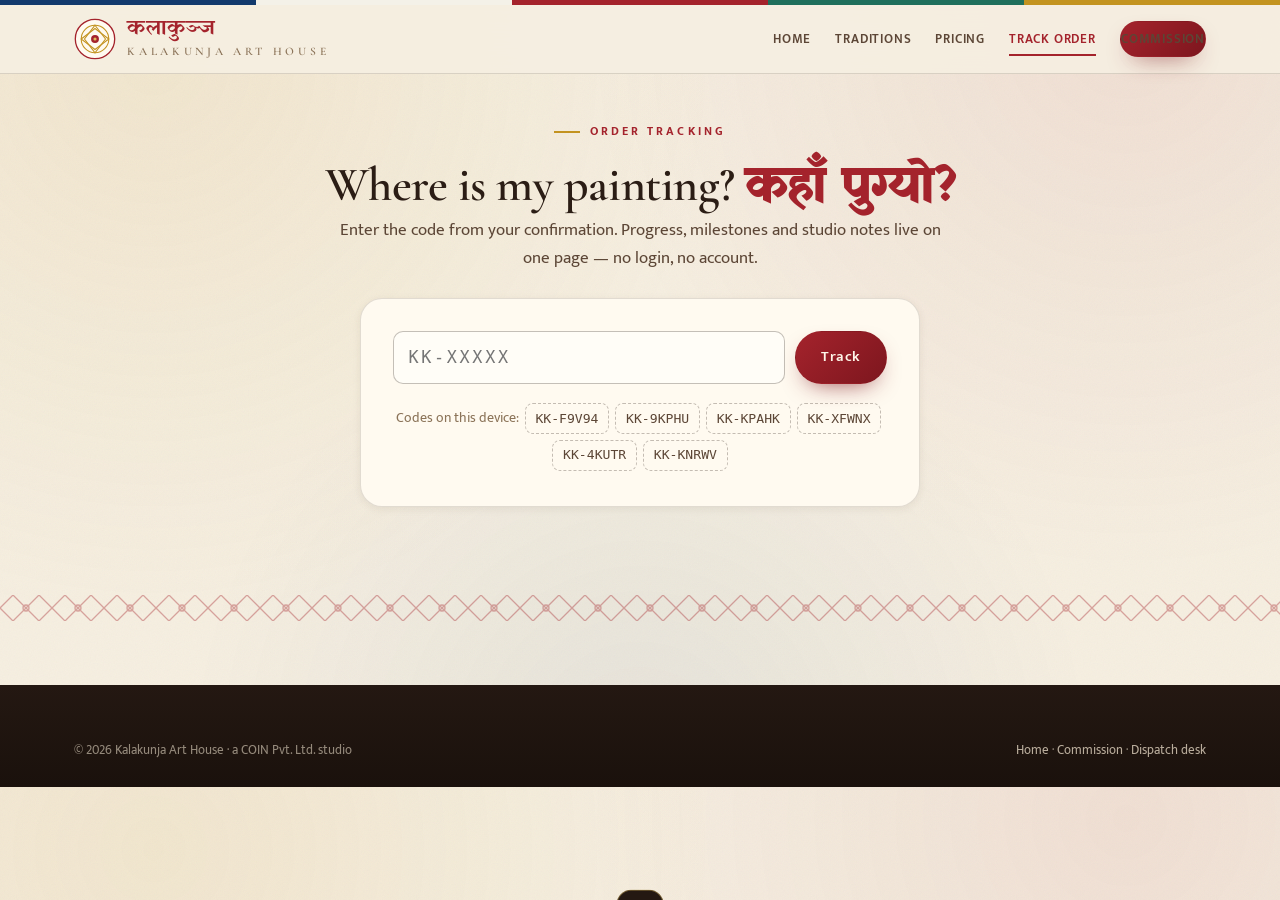
<file: artsite/track.html>
<!DOCTYPE html>
<html lang="en">
<head>
<meta charset="UTF-8" />
<meta name="viewport" content="width=device-width, initial-scale=1.0" />
<title>Track your commission · Kalakunja Art House</title>
<meta name="description" content="Follow your commission through sketch, painting, studio review and delivery using your order code." />
<link rel="preconnect" href="https://fonts.googleapis.com" />
<link rel="preconnect" href="https://fonts.gstatic.com" crossorigin />
<link href="https://fonts.googleapis.com/css2?family=Cormorant+Garamond:wght@400;500;600;700&family=Mukta:wght@300;400;500;600;700&family=Yatra+One&display=swap" rel="stylesheet" />
<link rel="stylesheet" href="assets/css/kalakunja.css" />
<style>
  .lookup { max-width: 560px; margin: 0 auto; }
  .lookup form { display: flex; gap: .6rem; }
  .lookup input {
    flex: 1; font-family: ui-monospace, Consolas, monospace;
    letter-spacing: .16em; text-transform: uppercase; font-size: 1.05rem;
  }
  .recent { font-size: .85rem; color: var(--ink-faint); margin-top: 1rem; text-align: center; }
  .recent button {
    background: none; border: 1px dashed var(--line-strong); border-radius: 8px;
    padding: .2rem .6rem; margin: .2rem; cursor: pointer;
    font-family: ui-monospace, Consolas, monospace; font-size: .82rem; color: var(--ink-soft);
  }
  .recent button:hover { border-color: var(--sindoor); color: var(--sindoor); }

  .order-head {
    display: grid; grid-template-columns: 1.4fr 1fr; gap: 2rem; align-items: start;
  }
  .stage-band {
    display: flex; gap: .35rem; margin: 1.4rem 0 .6rem;
  }
  .stage-band div { flex: 1; height: 8px; border-radius: 99px; background: var(--surface-2); }
  .stage-band div.done { background: var(--malachite); }
  .stage-band div.now  { background: linear-gradient(90deg, var(--brass), var(--sindoor)); }

  .hand-card {
    background: linear-gradient(150deg, var(--indigo-dk), #24406b);
    color: #f3e9d7; border-radius: var(--radius); padding: 1.4rem;
    position: relative; overflow: hidden;
  }
  .hand-card::after {
    content: ''; position: absolute; inset: 0; opacity: .16; pointer-events: none;
    background-image: url("data:image/svg+xml,%3Csvg xmlns='http://www.w3.org/2000/svg' width='50' height='50'%3E%3Cg fill='none' stroke='%23e2bb5c' stroke-width='1'%3E%3Ccircle cx='25' cy='25' r='10'/%3E%3Cpath d='M25 5 L45 25 L25 45 L5 25 Z'/%3E%3C/g%3E%3C/svg%3E");
  }
  .hand-card > * { position: relative; z-index: 1; }
  .hand-seal {
    width: 60px; height: 60px; border-radius: 50%; display: grid; place-items: center;
    border: 2px solid rgba(226,187,92,.7); font-family: var(--font-display);
    font-size: 1.3rem; color: #e2bb5c; margin-bottom: .8rem;
  }
  .kv { display: grid; gap: .5rem; font-size: .93rem; }
  .kv div { display: flex; justify-content: space-between; gap: 1rem; padding-bottom: .4rem; border-bottom: 1px dashed var(--line); }
  .kv div span:first-child { color: var(--ink-faint); }
  .kv div span:last-child { font-weight: 600; text-align: right; }
  @media (max-width: 900px) { .order-head { grid-template-columns: 1fr; } }
</style>
</head>
<body>
<div class="prayer-strip"></div>

<header class="site-head">
  <div class="head-inner">
    <a class="brand" href="index.html">
      <svg class="brand-mark" viewBox="0 0 64 64" aria-hidden="true">
        <circle cx="32" cy="32" r="30" fill="#fffaf0" stroke="#a4232c" stroke-width="2"/>
        <g fill="none" stroke="#c39320" stroke-width="1.6">
          <circle cx="32" cy="32" r="21"/><path d="M32 11 L48 32 L32 53 L16 32 Z"/><path d="M11 32 L32 16 L53 32 L32 48 Z"/>
        </g>
        <circle cx="32" cy="32" r="6" fill="#a4232c"/><circle cx="32" cy="32" r="2.4" fill="#e2bb5c"/>
      </svg>
      <span class="brand-text">
        <span class="brand-deva">कलाकुञ्ज</span>
        <span class="brand-en">Kalakunja Art House</span>
      </span>
    </a>
    <button class="nav-toggle" aria-label="Menu">☰</button>
    <ul class="nav-links">
      <li><a href="index.html">Home</a></li>
      <li><a href="index.html#traditions">Traditions</a></li>
      <li><a href="index.html#pricing">Pricing</a></li>
      <li><a href="track.html">Track order</a></li>
      <li><a class="btn btn-primary btn-sm" href="order.html">Commission</a></li>
    </ul>
  </div>
</header>

<main class="section" style="padding-top:2.6rem">
  <div class="wrap">

    <div class="center mb2">
      <span class="eyebrow">Order tracking</span>
      <h1 style="font-size:clamp(2rem,4.4vw,3rem)">Where is my painting? <span class="deva">कहाँ पुग्यो?</span></h1>
      <p class="lede">Enter the code from your confirmation. Progress, milestones and studio notes
        live on one page — no login, no account.</p>
    </div>

    <div class="lookup panel">
      <form id="lookupForm">
        <input type="text" id="codeInput" placeholder="KK-XXXXX" maxlength="9" aria-label="Order code" />
        <button class="btn btn-primary" type="submit">Track</button>
      </form>
      <div class="recent" id="recent"></div>
    </div>

    <div id="result" class="mt3 hide"></div>
  </div>
</main>

<div class="lattice"></div>
<footer class="site-foot">
  <div class="wrap">
    <div class="foot-bottom" style="margin-top:0;border-top:none;padding-top:0">
      <span>© <span data-year></span> Kalakunja Art House · a COIN Pvt. Ltd. studio</span>
      <span><a href="index.html">Home</a> · <a href="order.html">Commission</a> · <a href="studio.html">Dispatch desk</a></span>
    </div>
  </div>
</footer>

<div id="toast"></div>
<script src="assets/js/kalakunja.js"></script>
<script>
(function () {
  'use strict';
  document.addEventListener('DOMContentLoaded', function () {
    var result = document.getElementById('result');

    /* Convenience only — this demo keeps orders in your browser, so we can
       offer the codes that exist on this device. A live studio would not. */
    function renderRecent() {
      var all = KK.orders().slice(0, 6);
      if (!all.length) { document.getElementById('recent').innerHTML = ''; return; }
      document.getElementById('recent').innerHTML =
        'Codes on this device: ' + all.map(function (o) {
          return '<button data-code="' + o.id + '">' + o.id + '</button>';
        }).join('');
    }

    document.getElementById('recent').addEventListener('click', function (e) {
      var b = e.target.closest('button[data-code]');
      if (!b) { return; }
      document.getElementById('codeInput').value = b.dataset.code;
      lookup(b.dataset.code);
    });

    document.getElementById('lookupForm').addEventListener('submit', function (e) {
      e.preventDefault();
      lookup(document.getElementById('codeInput').value);
    });

    function lookup(code) {
      var o = KK.order(code);
      if (!o) {
        result.classList.remove('hide');
        result.innerHTML = '<div class="panel center"><h3>No commission under that code</h3>' +
          '<p class="muted mt1">Check the code on your confirmation email, or write to ' +
          '<b>desk@kalakunja.com.np</b> and we will find it.</p></div>';
        return;
      }
      render(o);
    }

    function render(o) {
      var style = KK.byId(KK.STYLES, o.brief.style);
      var size = KK.byId(KK.SIZES, o.brief.size);
      var med = KK.byId(KK.MEDIUMS, o.brief.medium);
      var fin = KK.byId(KK.FINISHES, o.brief.finish);
      var tim = KK.byId(KK.TIMELINES, o.brief.timeline);
      var idx = KK.stageIndex(o.status);
      var pct = Math.round((idx / (KK.STAGES.length - 1)) * 100);
      var hand = o.assignedTo ? KK.publicHand(o.assignedTo, o.brief.style) : null;

      var band = KK.STAGES.map(function (s, i) {
        return '<div class="' + (i < idx ? 'done' : (i === idx ? 'now' : '')) + '" title="' + KK.esc(s.client) + '"></div>';
      }).join('');

      /* The client-facing timeline uses `client` wording and never names a person. */
      var timeline = KK.STAGES.map(function (s, i) {
        var ev = null;
        for (var k = 0; k < (o.events || []).length; k++) {
          if (o.events[k].stage === s.id) { ev = o.events[k]; }
        }
        var cls = i < idx ? 'done' : (i === idx ? 'current' : '');
        var when = ev ? KK.ktm(ev.at) : (i > idx ? 'Upcoming' : '');
        return '<li class="' + cls + '">' +
          '<div class="t-title">' + KK.esc(s.client) +
            ' <span class="deva" style="font-size:.85rem">' + KK.esc(s.deva) + '</span></div>' +
          '<div class="t-meta">' + KK.esc(when) + (ev && ev.clientNote ? ' — ' + KK.esc(ev.clientNote) : '') + '</div>' +
          '</li>';
      }).join('');

      var handBlock = hand
        ? '<div class="hand-card">' +
            '<div class="hand-seal">' + KK.esc(hand.handle.replace('Hand No. ', '')) + '</div>' +
            '<div style="font-size:.7rem;letter-spacing:.2em;text-transform:uppercase;color:#e2bb5c">Assigned to</div>' +
            '<div style="font-family:var(--font-display);font-size:1.5rem;line-height:1.2">' + KK.esc(hand.handle) + '</div>' +
            '<div style="opacity:.9;font-size:.95rem">' + KK.esc(hand.tier) + ' · ' + KK.esc(hand.atelier) + '</div>' +
            '<div style="opacity:.75;font-size:.88rem;margin-top:.5rem">' + hand.yearsAtStudio +
              ' years with the studio</div>' +
            '<p style="opacity:.8;font-size:.82rem;margin-top:.9rem;border-top:1px solid rgba(226,187,92,.3);padding-top:.7rem">' +
              'Member artists work under the studio\'s name. Every message, revision and payment runs ' +
              'through the studio desk — you never need to chase an individual.</p>' +
          '</div>'
        : '<div class="hand-card">' +
            '<div class="hand-seal">…</div>' +
            '<div style="font-size:.7rem;letter-spacing:.2em;text-transform:uppercase;color:#e2bb5c">Placement</div>' +
            '<div style="font-family:var(--font-display);font-size:1.4rem;line-height:1.25">With the dispatch desk</div>' +
            '<p style="opacity:.85;font-size:.9rem;margin-top:.6rem">Your brief is being matched against the ' +
              KK.esc(style.atelier) + ' roster. We place work within two working days of receiving a brief.</p>' +
          '</div>';

      result.classList.remove('hide');
      result.innerHTML =
        '<div class="panel">' +
          '<div class="row-between">' +
            '<div>' +
              '<span class="chip chip-brass mono">' + KK.esc(o.id) + '</span> ' +
              '<span class="chip chip-' + (idx >= 7 ? 'green' : (idx >= 3 ? 'red' : 'blue')) + '">' +
                KK.esc(KK.STAGES[idx].client) + '</span>' +
              '<h2 style="margin-top:.6rem">' + KK.esc(o.brief.subject || style.name + ' commission') + '</h2>' +
              '<p class="muted" style="font-size:.92rem">' + KK.esc(style.name) + ' · ' + KK.esc(size.dims) +
                ' · ' + KK.esc(med.label) + '</p>' +
            '</div>' +
            '<div style="text-align:right">' +
              '<div class="big-num">' + pct + '%</div>' +
              '<div class="muted" style="font-size:.78rem;letter-spacing:.14em;text-transform:uppercase">Complete</div>' +
            '</div>' +
          '</div>' +
          '<div class="stage-band">' + band + '</div>' +
          '<p class="muted" style="font-size:.85rem">Brief received ' + KK.ktmDate(o.createdAt) +
            ' · estimated hand-over ' + KK.ktmDate(o.quote.etaDate) + '</p>' +
        '</div>' +

        '<div class="order-head mt2">' +
          '<div class="panel">' +
            '<h3 class="mb1">Progress</h3>' +
            '<ol class="timeline">' + timeline + '</ol>' +
          '</div>' +
          '<div class="stack">' +
            handBlock +
            '<div class="panel">' +
              '<h3 class="mb1">Your brief</h3>' +
              '<div class="kv">' +
                kv('Tradition', style.name + ' · ' + style.deva) +
                kv('Canvas', size.label + ' · ' + size.dims) +
                kv('Medium', med.label) +
                kv('Finish', fin.label) +
                kv('Timeline', tim.label + ' · ' + tim.sub) +
                kv('Palette', o.brief.palette || '—') +
                kv('Additions', (o.brief.extras && o.brief.extras.length)
                    ? o.brief.extras.map(function (id) { return KK.byId(KK.EXTRAS, id).label; }).join(', ')
                    : 'None') +
              '</div>' +
              (o.brief.notes ? '<p class="muted" style="font-size:.88rem;margin-top:.9rem">' +
                  '<b>Your note:</b> ' + KK.esc(o.brief.notes) + '</p>' : '') +
            '</div>' +
            '<div class="panel">' +
              '<h3 class="mb1">Payment</h3>' +
              '<div class="kv">' +
                kv('Commission total', KK.npr(o.quote.total) + ' <span class="muted">≈ ' + KK.usd(o.quote.total) + '</span>') +
                kv('Deposit (40%)', KK.npr(o.quote.deposit)) +
                kv('Balance on approval', KK.npr(o.quote.total - o.quote.deposit)) +
              '</div>' +
              '<p class="muted" style="font-size:.84rem;margin-top:.8rem">' +
                'Bank transfer, card, eSewa or Khalti. Quote ' + KK.esc(o.id) + ' as the reference.</p>' +
            '</div>' +
          '</div>' +
        '</div>' +

        '<div class="panel mt2 center">' +
          '<h3>Need to change something?</h3>' +
          '<p class="muted mt1" style="font-size:.93rem">Write to <b>desk@kalakunja.com.np</b> or call ' +
            '+977 1 5555 019 (Sun–Fri, 10:00–18:00 NPT) quoting <b class="mono">' + KK.esc(o.id) + '</b>. ' +
            'Changes at the sketch stage are free; after that we re-quote.</p>' +
        '</div>';

      window.scrollTo({ top: result.offsetTop - 90, behavior: 'smooth' });
    }

    function kv(a, b) { return '<div><span>' + KK.esc(a) + '</span><span>' + b + '</span></div>'; }

    renderRecent();
    var pre = new URLSearchParams(location.search).get('code');
    if (pre) { document.getElementById('codeInput').value = pre.toUpperCase(); lookup(pre); }
  });
})();
</script>
</body>
</html>
</file>
<file: artsite/assets/css/kalakunja.css>
/* ============================================================
   कलाकुञ्ज · Kalakunja Art House — shared stylesheet
   Palette + motifs drawn from Newari Paubha, Thangka and
   Mithila painting traditions of Nepal.
   ============================================================ */

:root {
  /* --- Lokta paper grounds --- */
  --paper:        #f6efe1;
  --paper-2:      #efe5d2;
  --paper-3:      #e6d9c0;
  --ink:          #2b1d15;
  --ink-soft:     #5c4636;
  --ink-faint:    #8b7358;

  /* --- Mineral pigments --- */
  --sindoor:      #a4232c;   /* vermilion / flag crimson */
  --sindoor-dk:   #7d161e;
  --sindoor-lt:   #c94a45;
  --indigo:       #123a6d;   /* lapis blue */
  --indigo-dk:    #0b2749;
  --brass:        #c39320;   /* temple gilding */
  --brass-lt:     #e2bb5c;
  --malachite:    #1f6f5c;   /* green pigment */
  --saffron:      #d98324;
  --plum:         #5d2a4a;

  /* --- Roles --- */
  --bg:           var(--paper);
  --surface:      #fffaf0;
  --surface-2:    #f2e8d5;
  --line:         rgba(43,29,21,.14);
  --line-strong:  rgba(43,29,21,.28);
  --shadow-sm:    0 2px 8px rgba(58,38,20,.07);
  --shadow-md:    0 10px 30px -12px rgba(58,38,20,.28);
  --shadow-lg:    0 28px 60px -24px rgba(58,38,20,.42);

  --radius:       14px;
  --radius-lg:    22px;
  --maxw:         1180px;

  --font-deva:    'Yatra One', 'Mukta', system-ui, sans-serif;
  --font-display: 'Cormorant Garamond', 'Mukta', Georgia, serif;
  --font-body:    'Mukta', 'Segoe UI', system-ui, sans-serif;
}

*, *::before, *::after { margin: 0; padding: 0; box-sizing: border-box; }
html { scroll-behavior: smooth; -webkit-text-size-adjust: 100%; }

body {
  font-family: var(--font-body);
  font-size: 16.5px;
  line-height: 1.68;
  color: var(--ink);
  background-color: var(--bg);
  background-image:
    radial-gradient(circle at 12% 8%,  rgba(195,147,32,.10), transparent 42%),
    radial-gradient(circle at 88% 4%,  rgba(164,35,44,.08),  transparent 40%),
    radial-gradient(circle at 50% 96%, rgba(18,58,109,.07),  transparent 46%);
  overflow-x: hidden;
}

/* lokta-paper grain, layered as a fixed overlay so it never tiles oddly */
body::before {
  content: '';
  position: fixed; inset: 0; z-index: 0; pointer-events: none;
  opacity: .05;
  background-image: url("data:image/svg+xml,%3Csvg xmlns='http://www.w3.org/2000/svg' width='200' height='200'%3E%3Cfilter id='n'%3E%3CfeTurbulence type='fractalNoise' baseFrequency='0.85' numOctaves='3'/%3E%3C/filter%3E%3Crect width='200' height='200' filter='url(%23n)'/%3E%3C/svg%3E");
}
body > * { position: relative; z-index: 1; }

img { max-width: 100%; display: block; }
a { color: inherit; }
button, input, select, textarea { font: inherit; color: inherit; }
::selection { background: var(--brass-lt); color: var(--ink); }

/* ── Prayer-flag ribbon ───────────────────────────────── */
.prayer-strip {
  height: 5px; width: 100%;
  background: linear-gradient(90deg,
    var(--indigo) 0 20%, #f4f1e8 20% 40%, var(--sindoor) 40% 60%,
    var(--malachite) 60% 80%, var(--brass) 80% 100%);
  position: relative; z-index: 60;
}

/* ── Header / nav ─────────────────────────────────────── */
.site-head {
  position: sticky; top: 0; z-index: 50;
  background: rgba(246,239,225,.9);
  backdrop-filter: blur(14px);
  border-bottom: 1px solid var(--line);
}
.head-inner {
  max-width: var(--maxw); margin: 0 auto;
  padding: .8rem 1.5rem;
  display: flex; align-items: center; gap: 1.6rem;
  position: relative;
}
.brand { display: flex; align-items: center; gap: .7rem; text-decoration: none; margin-right: auto; }
.brand-mark { width: 42px; height: 42px; flex: none; }
.brand-text { line-height: 1.1; }
.brand-deva {
  font-family: var(--font-deva); font-size: 1.3rem;
  color: var(--sindoor); letter-spacing: .5px; display: block;
}
.brand-en {
  font-family: var(--font-display); font-size: .72rem;
  letter-spacing: .32em; text-transform: uppercase;
  color: var(--ink-faint); font-weight: 600;
}
.nav-links { display: flex; gap: 1.5rem; list-style: none; align-items: center; }
.nav-links a {
  text-decoration: none; font-size: .84rem; font-weight: 600;
  letter-spacing: .06em; text-transform: uppercase;
  color: var(--ink-soft); padding: .35rem 0; position: relative;
  transition: color .25s;
}
.nav-links a::after {
  content: ''; position: absolute; left: 0; right: 100%; bottom: 0;
  height: 2px; background: var(--sindoor); transition: right .28s;
}
.nav-links a:hover { color: var(--sindoor); }
.nav-links a:hover::after, .nav-links a.active::after { right: 0; }
.nav-links a.active { color: var(--sindoor); }
.nav-toggle {
  display: none; background: none; border: 1px solid var(--line-strong);
  border-radius: 8px; padding: .35rem .55rem; cursor: pointer; line-height: 1;
}

/* ── Buttons ──────────────────────────────────────────── */
.btn {
  display: inline-flex; align-items: center; justify-content: center; gap: .55rem;
  padding: .78rem 1.6rem; border-radius: 999px; border: 1.5px solid transparent;
  font-weight: 600; font-size: .92rem; letter-spacing: .03em;
  text-decoration: none; cursor: pointer;
  transition: transform .2s, box-shadow .25s, background .25s, color .25s, border-color .25s;
  white-space: nowrap;
}
.btn:active { transform: translateY(1px); }
.btn-primary {
  background: linear-gradient(135deg, var(--sindoor), var(--sindoor-dk));
  color: #fff7ea; box-shadow: 0 10px 24px -12px rgba(124,22,30,.85);
}
.btn-primary:hover { box-shadow: 0 16px 32px -12px rgba(124,22,30,.9); transform: translateY(-2px); }
.btn-ghost { border-color: var(--line-strong); color: var(--ink); background: transparent; }
.btn-ghost:hover { border-color: var(--sindoor); color: var(--sindoor); }
.btn-brass {
  background: linear-gradient(135deg, var(--brass-lt), var(--brass));
  color: #3a2a08; box-shadow: 0 10px 24px -14px rgba(160,120,20,.9);
}
.btn-brass:hover { transform: translateY(-2px); }
.btn-sm { padding: .46rem 1rem; font-size: .8rem; }
.btn:disabled { opacity: .45; cursor: not-allowed; transform: none; }

/* ── Layout helpers ───────────────────────────────────── */
.wrap { max-width: var(--maxw); margin: 0 auto; padding: 0 1.5rem; }
.wrap-narrow { max-width: 860px; margin: 0 auto; padding: 0 1.5rem; }
.section { padding: 5.5rem 0; position: relative; }
.section-tight { padding: 3.2rem 0; }
.section-alt {
  background: linear-gradient(180deg, rgba(230,217,192,.55), rgba(246,239,225,0));
  border-block: 1px solid var(--line);
}
.eyebrow {
  display: inline-flex; align-items: center; gap: .6rem;
  font-size: .74rem; font-weight: 700; letter-spacing: .26em;
  text-transform: uppercase; color: var(--sindoor);
  margin-bottom: 1rem;
}
.eyebrow::before { content: ''; width: 26px; height: 2px; background: var(--brass); }
h1, h2, h3, h4 { font-family: var(--font-display); font-weight: 600; line-height: 1.14; letter-spacing: -.01em; }
h1 { font-size: clamp(2.5rem, 6vw, 4.2rem); }
h2 { font-size: clamp(1.9rem, 3.6vw, 2.85rem); }
h3 { font-size: 1.3rem; }
.lede { font-size: 1.05rem; color: var(--ink-soft); max-width: 62ch; }
.deva { font-family: var(--font-deva); color: var(--sindoor); }
.center { text-align: center; }
.center .lede { margin-inline: auto; }
.muted { color: var(--ink-faint); }
.grid { display: grid; gap: 1.5rem; }
.g2 { grid-template-columns: repeat(2, 1fr); }
.g3 { grid-template-columns: repeat(3, 1fr); }
.g4 { grid-template-columns: repeat(4, 1fr); }

/* ── Cards & panels ───────────────────────────────────── */
.card {
  background: var(--surface); border: 1px solid var(--line);
  border-radius: var(--radius); padding: 1.7rem;
  box-shadow: var(--shadow-sm); position: relative;
  transition: transform .3s, box-shadow .3s, border-color .3s;
}
.card:hover { transform: translateY(-4px); box-shadow: var(--shadow-md); border-color: rgba(195,147,32,.5); }
.card-flat:hover { transform: none; box-shadow: var(--shadow-sm); border-color: var(--line); }
.panel {
  background: var(--surface); border: 1px solid var(--line);
  border-radius: var(--radius-lg); padding: 2rem; box-shadow: var(--shadow-sm);
}

/* Torana arch header used on tradition cards */
.torana {
  height: 72px; margin: -1.7rem -1.7rem 1.1rem;
  border-radius: var(--radius) var(--radius) 0 0;
  background: linear-gradient(135deg, var(--indigo-dk), var(--indigo));
  display: grid; place-items: center; position: relative; overflow: hidden;
}
.torana::after {
  content: ''; position: absolute; inset: 0;
  background-image: url("data:image/svg+xml,%3Csvg xmlns='http://www.w3.org/2000/svg' width='40' height='40'%3E%3Cpath d='M20 3 L27 12 L20 21 L13 12 Z' fill='none' stroke='%23e2bb5c' stroke-width='1' opacity='0.35'/%3E%3C/svg%3E");
  background-size: 40px 40px;
}
.torana .glyph { position: relative; z-index: 1; font-size: 1.75rem; }

/* ── Ankhi-jhyal lattice divider ──────────────────────── */
.lattice {
  height: 26px; width: 100%; opacity: .75;
  background-image: url("data:image/svg+xml,%3Csvg xmlns='http://www.w3.org/2000/svg' width='52' height='26'%3E%3Cg fill='none' stroke='%23a4232c' stroke-width='1.3' opacity='0.5'%3E%3Cpath d='M0 13 L13 0 L26 13 L39 0 L52 13'/%3E%3Cpath d='M0 13 L13 26 L26 13 L39 26 L52 13'/%3E%3Ccircle cx='26' cy='13' r='3'/%3E%3C/g%3E%3C/svg%3E");
  background-size: 52px 26px; background-repeat: repeat-x;
}

/* ── Badges / chips ───────────────────────────────────── */
.chip {
  display: inline-flex; align-items: center; gap: .38rem;
  padding: .24rem .7rem; border-radius: 999px;
  font-size: .72rem; font-weight: 700; letter-spacing: .05em;
  background: var(--surface-2); border: 1px solid var(--line);
  color: var(--ink-soft); text-transform: uppercase; white-space: nowrap;
}
.chip-red   { background: rgba(164,35,44,.1);   border-color: rgba(164,35,44,.3);   color: var(--sindoor-dk); }
.chip-blue  { background: rgba(18,58,109,.1);   border-color: rgba(18,58,109,.3);   color: var(--indigo); }
.chip-brass { background: rgba(195,147,32,.18); border-color: rgba(195,147,32,.42); color: #7a5c0c; }
.chip-green { background: rgba(31,111,92,.12);  border-color: rgba(31,111,92,.32);  color: var(--malachite); }
.chip-plum  { background: rgba(93,42,74,.12);   border-color: rgba(93,42,74,.3);    color: var(--plum); }

/* Nepal-flag double pennant */
.pennant {
  width: 15px; height: 20px; flex: none;
  background: var(--sindoor);
  clip-path: polygon(0 0, 100% 42%, 22% 42%, 100% 100%, 0 100%);
}

/* ── Forms ────────────────────────────────────────────── */
.field { display: block; margin-bottom: 1.15rem; }
.field > label, .field-label {
  display: block; font-size: .76rem; font-weight: 700;
  letter-spacing: .12em; text-transform: uppercase;
  color: var(--ink-soft); margin-bottom: .45rem;
}
.field-hint { font-size: .8rem; color: var(--ink-faint); margin-top: .35rem; }
input[type=text], input[type=email], input[type=tel], input[type=number],
input[type=date], input[type=password], select, textarea {
  width: 100%; padding: .72rem .9rem;
  background: #fffdf7; border: 1.5px solid var(--line-strong);
  border-radius: 10px; transition: border-color .2s, box-shadow .2s;
}
input:focus, select:focus, textarea:focus {
  outline: none; border-color: var(--sindoor);
  box-shadow: 0 0 0 3px rgba(164,35,44,.14);
}
textarea { min-height: 116px; resize: vertical; }
.invalid { border-color: var(--sindoor) !important; background: rgba(164,35,44,.05) !important; }

/* Tile radio group */
.tiles { display: grid; gap: .75rem; }
.tiles-2 { grid-template-columns: 1fr 1fr; }
.tiles-3 { grid-template-columns: repeat(3, 1fr); }
.tile {
  position: relative; display: block; cursor: pointer;
  border: 1.5px solid var(--line-strong); border-radius: 12px;
  padding: .9rem 1rem; background: #fffdf7;
  transition: border-color .2s, background .2s, transform .15s, box-shadow .2s;
}
.tile:hover { border-color: var(--brass); transform: translateY(-2px); }
.tile input { position: absolute; opacity: 0; pointer-events: none; }
.tile-title { font-weight: 700; display: flex; align-items: center; gap: .5rem; line-height: 1.3; }
.tile-sub { font-size: .82rem; color: var(--ink-faint); line-height: 1.45; }
.tile.sel {
  border-color: var(--sindoor); background: rgba(164,35,44,.06);
  box-shadow: 0 0 0 3px rgba(164,35,44,.1);
}
.tile.sel .tile-title { color: var(--sindoor); }

/* ── Tables ───────────────────────────────────────────── */
.table-scroll { overflow-x: auto; }
table.data { width: 100%; border-collapse: collapse; font-size: .9rem; min-width: 620px; }
table.data th {
  text-align: left; font-size: .7rem; letter-spacing: .14em;
  text-transform: uppercase; color: var(--ink-faint);
  padding: .6rem .7rem; border-bottom: 2px solid var(--line-strong); font-weight: 700;
  white-space: nowrap;
}
table.data td { padding: .75rem .7rem; border-bottom: 1px solid var(--line); vertical-align: middle; }
table.data tr:hover td { background: rgba(195,147,32,.06); }

/* ── Progress / meters ────────────────────────────────── */
.meter { height: 7px; border-radius: 99px; background: var(--surface-2); overflow: hidden; }
.meter > span { display: block; height: 100%; border-radius: 99px; background: linear-gradient(90deg, var(--brass), var(--sindoor)); transition: width .5s; }
.meter-green > span { background: linear-gradient(90deg, #4fae8f, var(--malachite)); }
.meter-blue  > span { background: linear-gradient(90deg, #4b7fbd, var(--indigo)); }

/* ── Timeline ─────────────────────────────────────────── */
.timeline { list-style: none; position: relative; padding-left: 2.1rem; }
.timeline::before {
  content: ''; position: absolute; left: 9px; top: 8px; bottom: 8px;
  width: 2px; background: repeating-linear-gradient(180deg, var(--line-strong) 0 6px, transparent 6px 12px);
}
.timeline li { position: relative; padding-bottom: 1.5rem; }
.timeline li::before {
  content: ''; position: absolute; left: -2.1rem; top: 4px;
  width: 20px; height: 20px; border-radius: 50%;
  background: var(--surface); border: 2px solid var(--line-strong);
}
.timeline li.done::before { background: var(--malachite); border-color: var(--malachite); }
.timeline li.current::before {
  background: var(--sindoor); border-color: var(--sindoor);
  box-shadow: 0 0 0 5px rgba(164,35,44,.18);
}
.timeline .t-title { font-weight: 700; }
.timeline .t-meta { font-size: .82rem; color: var(--ink-faint); }

/* ── Footer ───────────────────────────────────────────── */
.site-foot {
  background: linear-gradient(180deg, #241812, #1a110c);
  color: #e5d8c4; padding: 3.4rem 0 1.6rem; margin-top: 4rem;
}
.site-foot a { color: #e5d8c4; text-decoration: none; opacity: .78; }
.site-foot a:hover { opacity: 1; color: var(--brass-lt); }
.foot-grid { display: grid; grid-template-columns: 1.7fr 1fr 1fr 1fr; gap: 2rem; }
.foot-grid h4 {
  font-size: .76rem; letter-spacing: .2em; text-transform: uppercase;
  color: var(--brass-lt); margin-bottom: .9rem;
  font-family: var(--font-body); font-weight: 700;
}
.foot-grid ul { list-style: none; display: grid; gap: .45rem; font-size: .9rem; }
.foot-bottom {
  margin-top: 2.6rem; padding-top: 1.2rem; border-top: 1px solid rgba(229,216,196,.16);
  display: flex; justify-content: space-between; gap: 1rem; flex-wrap: wrap;
  font-size: .82rem; color: rgba(229,216,196,.6);
}

/* ── Reveal on scroll ─────────────────────────────────── */
.reveal { opacity: 0; transform: translateY(22px); transition: opacity .7s ease, transform .7s ease; }
.reveal.in { opacity: 1; transform: none; }

/* ── Toast ────────────────────────────────────────────── */
#toast {
  position: fixed; left: 50%; bottom: 28px; transform: translate(-50%, 160%);
  background: #241812; color: #f6efe1; padding: .85rem 1.4rem;
  border-radius: 999px; box-shadow: var(--shadow-lg); z-index: 200;
  transition: transform .35s cubic-bezier(.2,.9,.3,1.3); font-size: .9rem;
  border: 1px solid rgba(226,187,92,.4); max-width: 90vw; text-align: center;
}
#toast.show { transform: translate(-50%, 0); }

/* ── Utilities ────────────────────────────────────────── */
.row { display: flex; gap: .8rem; align-items: center; flex-wrap: wrap; }
.row-between { display: flex; gap: 1rem; align-items: center; justify-content: space-between; flex-wrap: wrap; }
.stack { display: grid; gap: .8rem; }
.mono { font-family: ui-monospace, 'Cascadia Code', Consolas, monospace; letter-spacing: .04em; }
.hide { display: none !important; }
.mt0 { margin-top: 0 !important; } .mt1 { margin-top: .8rem; } .mt2 { margin-top: 1.6rem; } .mt3 { margin-top: 2.6rem; }
.mb1 { margin-bottom: .8rem; } .mb2 { margin-bottom: 1.6rem; }
.big-num { font-family: var(--font-display); font-size: 2.5rem; line-height: 1; color: var(--sindoor); }

/* ── Responsive ───────────────────────────────────────── */
/* Collapse the nav early — the Devanagari wordmark plus six links
   crowds the bar well before phone widths. */
@media (max-width: 1000px) {
  .nav-toggle { display: block; }
  .nav-links {
    position: absolute; top: 100%; left: 0; right: 0;
    flex-direction: column; align-items: stretch; gap: 0;
    background: var(--surface); border-bottom: 1px solid var(--line);
    padding: .5rem 1.5rem 1rem; box-shadow: var(--shadow-md);
  }
  .nav-links:not(.open) { display: none; }
  .nav-links a { padding: .7rem 0; border-bottom: 1px solid var(--line); }
  .nav-links a.btn { border-bottom: none; margin-top: .6rem; justify-content: center; }
}
@media (max-width: 900px) {
  .g4 { grid-template-columns: repeat(2, 1fr); }
  .g3 { grid-template-columns: repeat(2, 1fr); }
  .foot-grid { grid-template-columns: 1fr 1fr; }
}
@media (max-width: 720px) {
  .g2, .g3, .g4, .tiles-2, .tiles-3 { grid-template-columns: 1fr; }
  .section { padding: 3.6rem 0; }
  .panel { padding: 1.3rem; }
  body { font-size: 16px; }
}
@media print { .site-head, .site-foot, .btn, .prayer-strip { display: none !important; } }
@media (prefers-reduced-motion: reduce) {
  *, *::before, *::after { animation-duration: .01ms !important; transition-duration: .01ms !important; }
  .reveal { opacity: 1; transform: none; }
}
</file>
